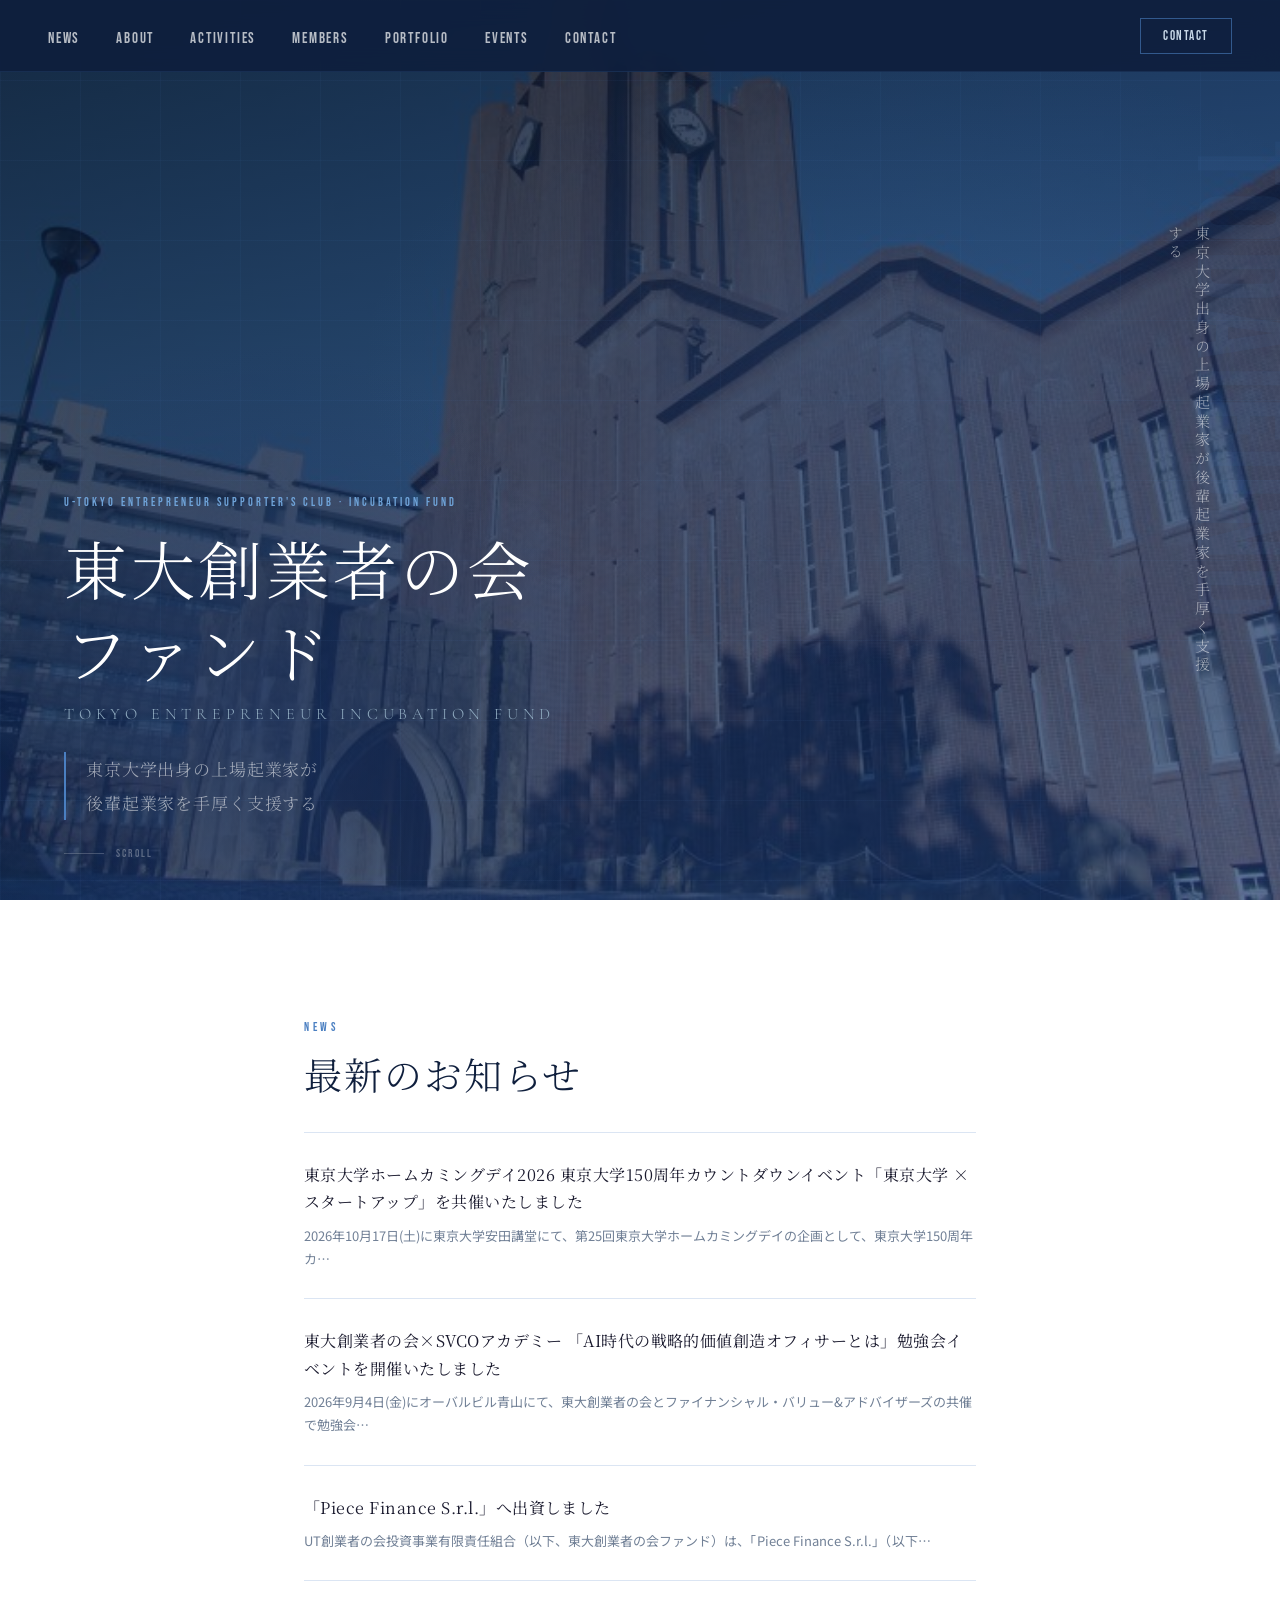
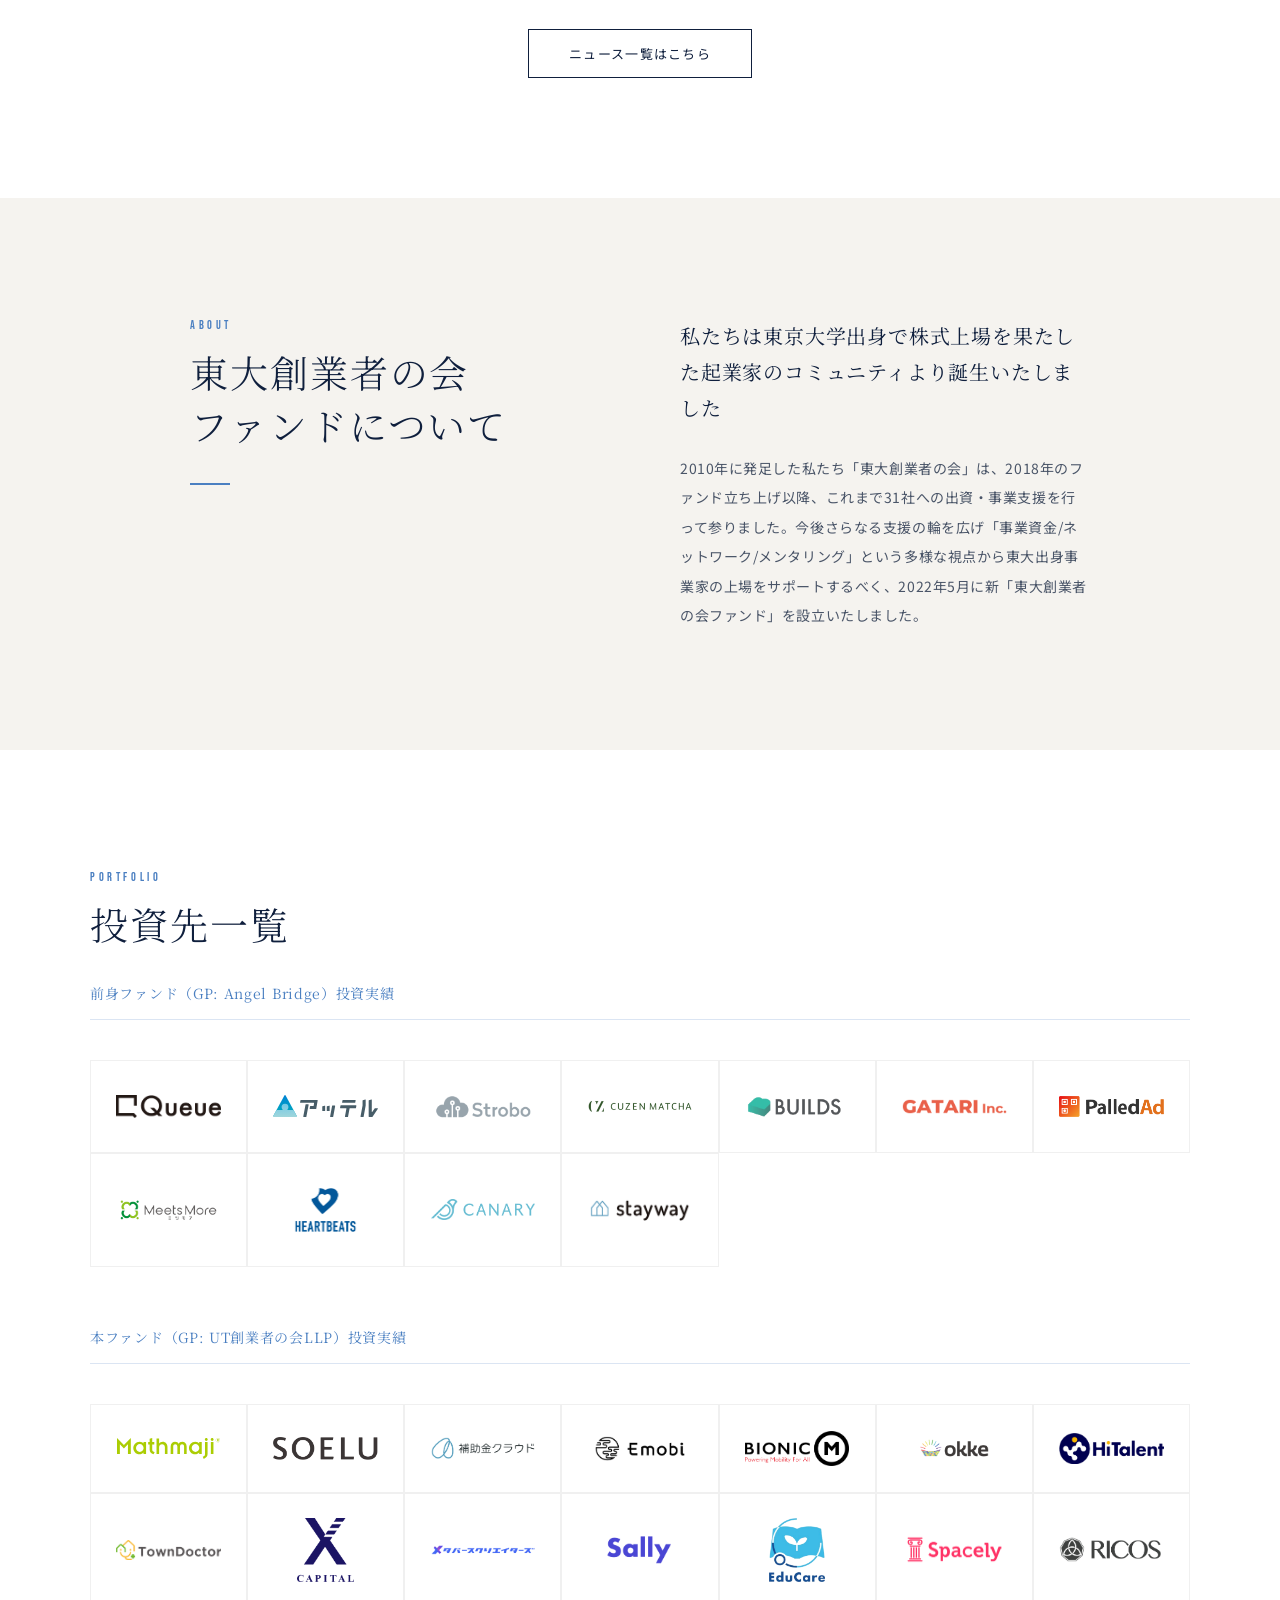
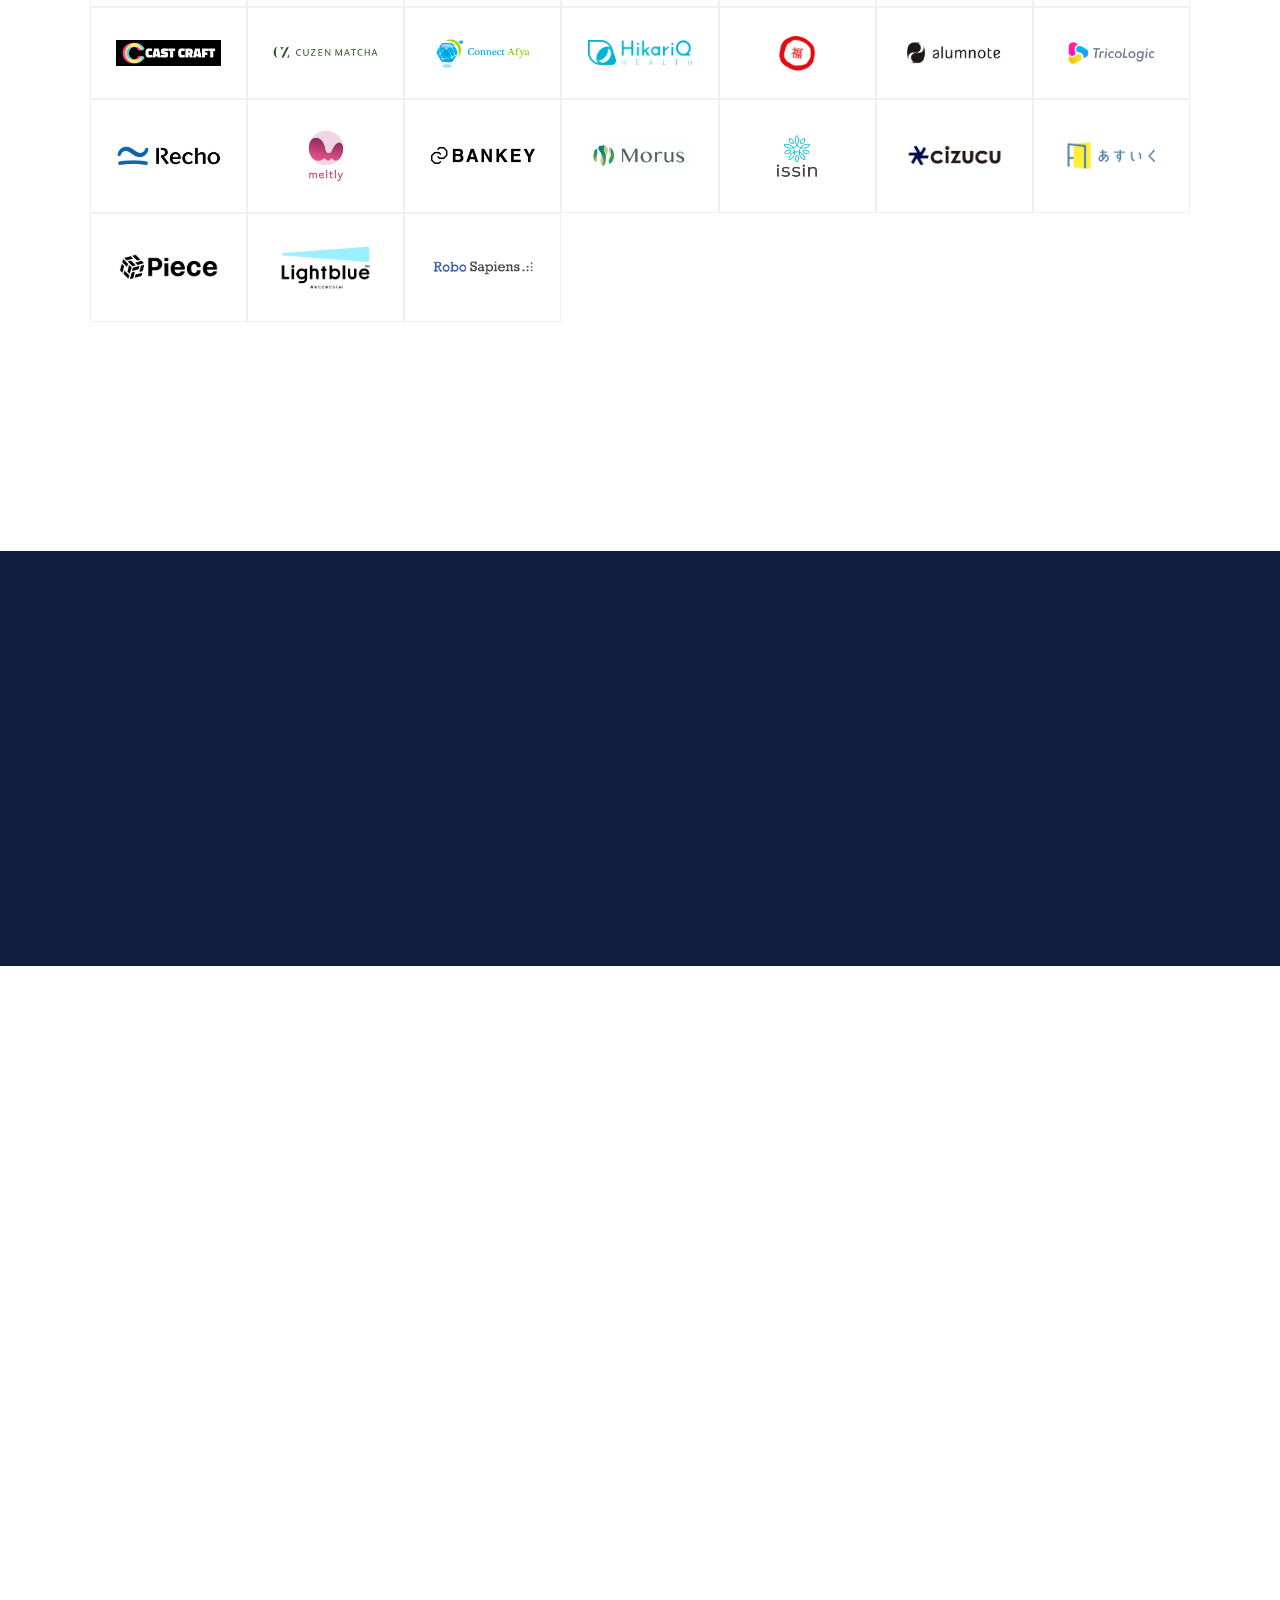
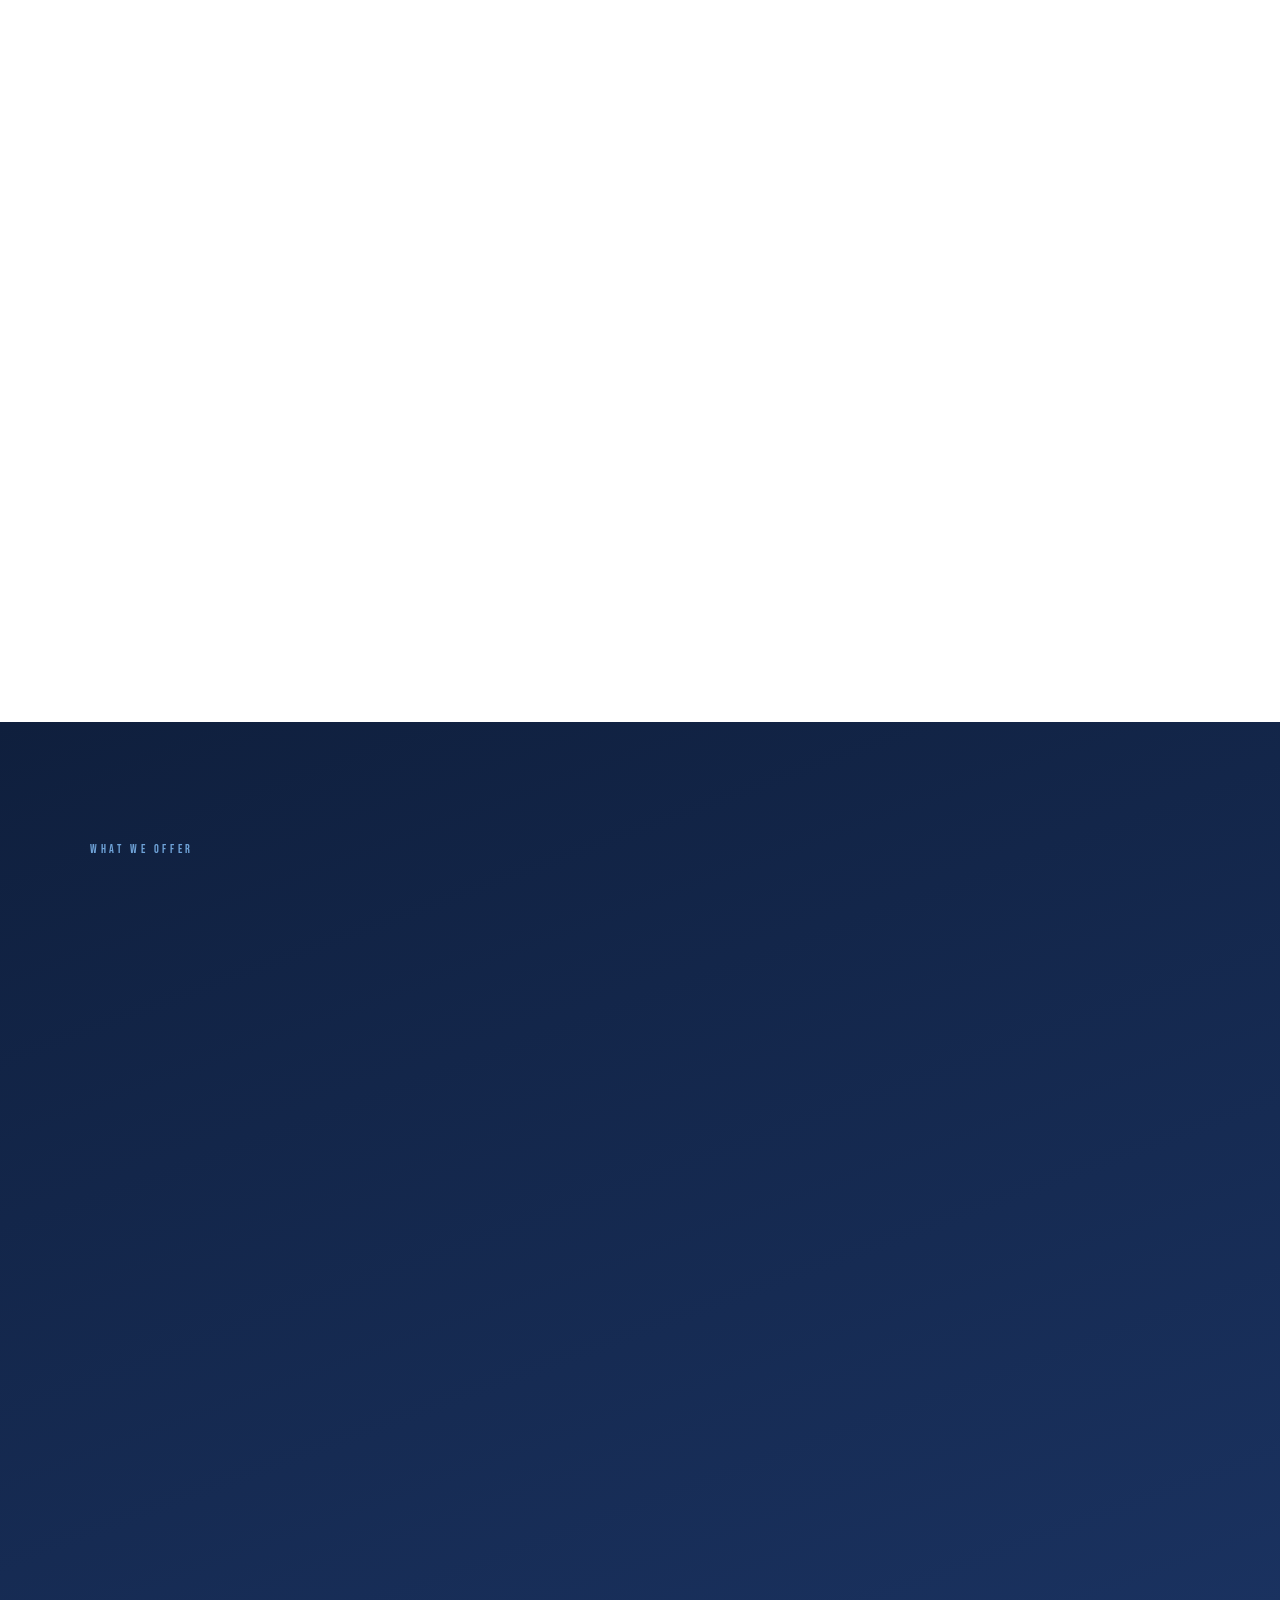
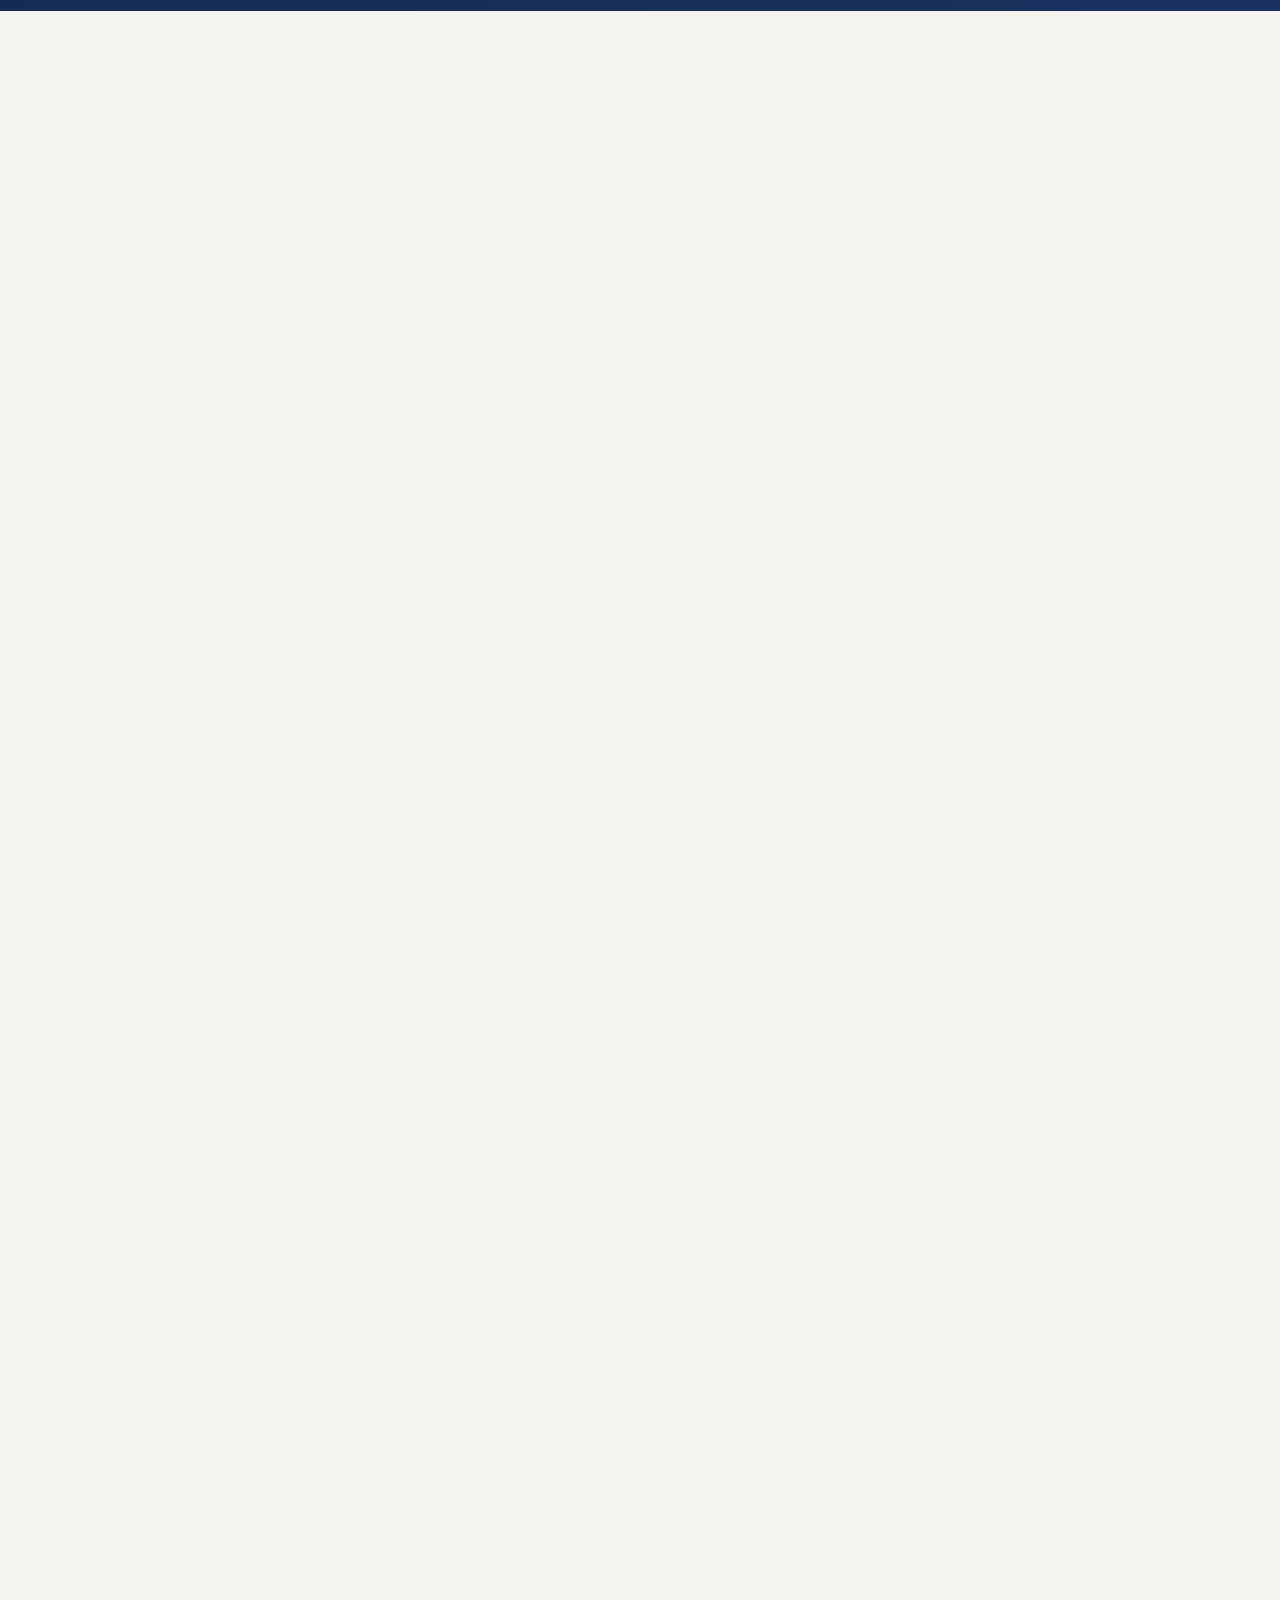
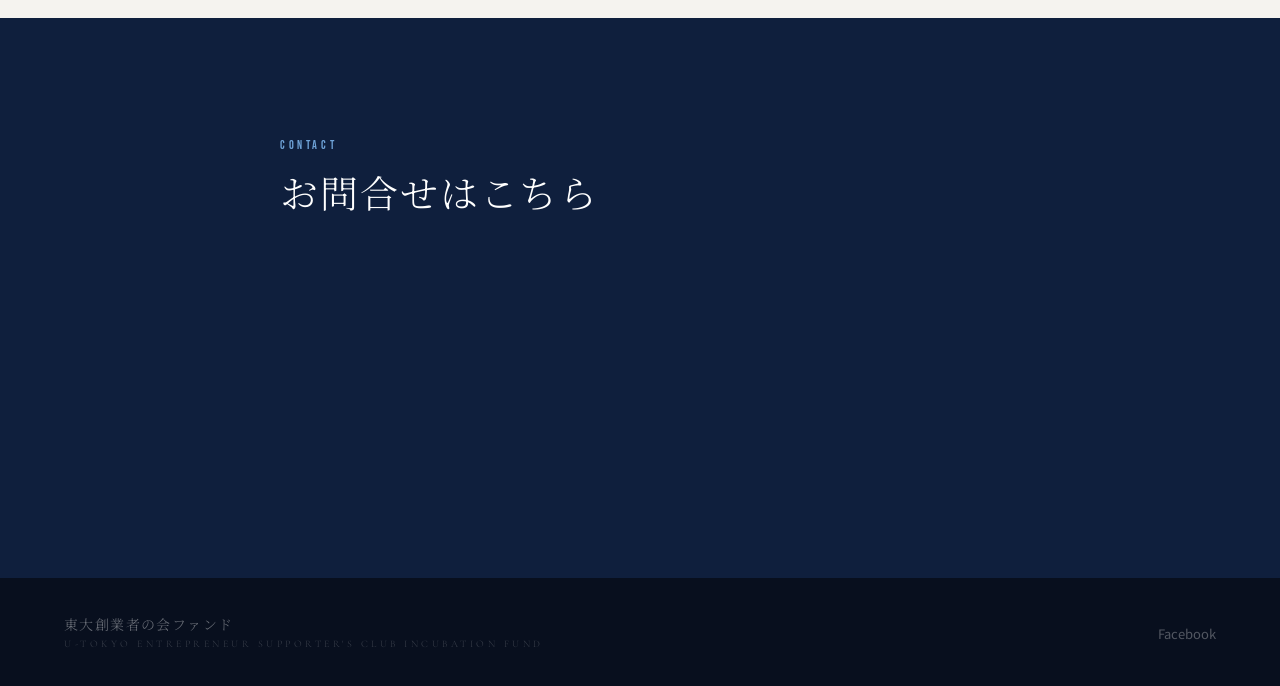
<file: index.html>
<!DOCTYPE html>
<html lang="ja">
<head>
  <meta charset="UTF-8" />
  <meta name="viewport" content="width=device-width, initial-scale=1.0" />
  <title>東大創業者の会ファンド</title>
  <link rel="preconnect" href="https://fonts.googleapis.com" />
  <link rel="preconnect" href="https://fonts.gstatic.com" crossorigin />
  <link href="https://fonts.googleapis.com/css2?family=Cormorant+Garamond:wght@300;400;500;600&family=Noto+Serif+JP:wght@300;400;500&family=Noto+Sans+JP:wght@300;400;500&family=Bebas+Neue&display=swap" rel="stylesheet" />
  <link rel="stylesheet" href="css/style.css" />
  <style>
  </style>
</head>
<body>

<!-- NAV -->
<nav>
  <button class="hamburger" id="hamburger" aria-label="メニューを開く">
    <span></span><span></span><span></span>
  </button>
  <ul class="nav-links" id="nav-links">
    <li><a href="news.html">NEWS</a></li>
    <li><a href="#about">ABOUT</a></li>
    <li><a href="#activities">ACTIVITIES</a></li>
    <li><a href="#members">MEMBERS</a></li>
    <li><a href="portfolio.html">PORTFOLIO</a></li>
    <li><a href="events.html">EVENTS</a></li>
    <li><a href="#contact">CONTACT</a></li>
  </ul>
  <a href="#contact" class="nav-contact">CONTACT</a>
</nav>

<!-- HERO -->
<section class="hero">
  <div class="hero-bg-overlay"></div>
  <div class="hero-grid"></div>
  <div class="hero-deco-text">TODAIFUND</div>

  <div class="hero-content">
    <p class="hero-eyebrow">U-TOKYO ENTREPRENEUR SUPPORTER'S CLUB · INCUBATION FUND</p>
    <h1 class="hero-title-jp">東大創業者の会<br>ファンド</h1>
    <p class="hero-title-en">Tokyo Entrepreneur Incubation Fund</p>
    <p class="hero-tagline">
      東京大学出身の上場起業家が<br>
      後輩起業家を手厚く支援する
    </p>
  </div>

  <div class="hero-subtitle-vertical">
    東京大学出身の上場起業家が後輩起業家を手厚く支援する
  </div>

  <div class="hero-scroll">
    <span class="hero-scroll-line"></span>
    SCROLL
  </div>
</section>

<!-- NEWS -->
<section id="news">
  <div class="news-inner">
    <p class="section-label fade-up">NEWS</p>
    <h2 class="section-title-jp fade-up">最新のお知らせ</h2>

    <ul class="news-list fade-up" id="top-news-list"></ul>

    <script src="js/news-data.js"></script>
    <script>
      const list = document.getElementById('top-news-list');
      newsData.slice(0, 3).forEach(item => {
        list.innerHTML += `
          <li class="news-item" onclick="location.href='${item.url}'" style="cursor:pointer;">
            <p class="news-item-title">${item.title}</p>
            <p class="news-item-excerpt">${item.body ? item.body.replace(/<[^>]*>/g, '').slice(0, 60) + '…' : ''}</p>
          </li>
        `;
      });
    </script>
    <div style="text-align: center; margin-top: 48px;">
      <a href="news.html" class="btn-outline">ニュース一覧はこちら</a>
    </div>
  </div>
</section>

<!-- ABOUT -->
<section id="about">
  <div class="about-inner">
    <div class="fade-up">
      <p class="section-label">ABOUT</p>
      <h2 class="section-title-jp">東大創業者の会<br>ファンドについて</h2>
      <div class="divider"></div>
    </div>
    <div class="fade-up">
      <p class="about-lead">私たちは東京大学出身で株式上場を果たした起業家のコミュニティより誕生いたしました</p>
      <p class="about-body">2010年に発足した私たち「東大創業者の会」は、2018年のファンド立ち上げ以降、これまで31社への出資・事業支援を行って参りました。今後さらなる支援の輪を広げ「事業資金/ネットワーク/メンタリング」という多様な視点から東大出身事業家の上場をサポートするべく、2022年5月に新「東大創業者の会ファンド」を設立いたしました。</p>
    </div>
  </div>
</section>

<!-- PORTFOLIO -->
<section id="portfolio">
  <div class="portfolio-inner">
    <p class="section-label fade-up">PORTFOLIO</p>
    <h2 class="section-title-jp fade-up">投資先一覧</h2>

    <p class="portfolio-sub fade-up">前身ファンド（GP: Angel Bridge）投資実績</p>
    <div class="logo-grid fade-up">
      <div class="logo-item">
        <img src="images/logos/pastfund/queue.png" alt="Queue" />
      </div>
      <div class="logo-item">
        <img src="images/logos/pastfund/altutelu.svg" alt="アッテル" />
      </div>
      <div class="logo-item">
        <img src="images/logos/pastfund/Strobo.png" alt="strobo" />
      </div>
      <div class="logo-item">
        <img src="images/logos/pastfund/world matcha.png" alt="worldmatcha" />
      </div>
      <div class="logo-item">
        <img src="images/logos/pastfund/BUILDS.png" alt="builds" />
      </div>
      <div class="logo-item">
        <img src="images/logos/pastfund/GATARI.png" alt="GATARI" />
      </div>
      <div class="logo-item">
        <img src="images/logos/pastfund/PalledAd.png" alt="PalledAd" />
      </div>
      <div class="logo-item">
        <img src="images/logos/pastfund/meetsmore.png" alt="ミツモア" />
      </div>
      <div class="logo-item">
        <img src="images/logos/pastfund/HEARTBEATS/HB_LOGO_COLOR_A.jpg" alt="HEARTBEATS" />
      </div>
      <div class="logo-item">
        <img src="images/logos/pastfund/canary.png" alt="canary" />
      </div>
      <div class="logo-item">
        <img src="images/logos/pastfund/stayway.png" alt="stayway" />
      </div>
    </div>

    <p class="portfolio-sub fade-up">本ファンド（GP: UT創業者の会LLP）投資実績</p>
    <div class="logo-grid fade-up">
      <div class="logo-item">
        <img src="images/logos/Mathmaji.svg" alt="Mathmaji" />
      </div>
      <div class="logo-item">
        <img src="images/logos/SOELU.png" alt="SOELU" />
      </div>
      <div class="logo-item">
        <img src="images/logos/stayway_edited.png" alt="stayway" />
      </div>
      <div class="logo-item">
        <img src="images/logos/emobi_logo_hz_black (1).jpg" alt="eMoBi" />
      </div>
      <div class="logo-item">
        <img src="images/logos/bionicM.png" alt="BionicM" />
      </div>
      <div class="logo-item">
        <img src="images/logos/okke.png" alt="okke" />
      </div>
      <div class="logo-item">
        <img src="images/logos/hitalent_edited.PNG" alt="ハイタレント" />
      </div>
      <div class="logo-item">
        <img src="images/logos/towndoctor_edited.PNG" alt="タウンドクター" />
      </div>
      <div class="logo-item">
        <img src="images/logos/XCapital.png" alt="XCapital" />
      </div>
      <div class="logo-item">
        <img src="images/logos/metaverse_edited.png" alt="メタバースクリエイターズ" />
      </div>
      <div class="logo-item">
        <img src="images/logos/sally_edited.png" alt="sally" />
      </div>
      <div class="logo-item">
        <img src="images/logos/Educare_edited.PNG" alt="Educare" />
      </div>
      <div class="logo-item">
        <img src="images/logos/spacely/top-logo-pink-l.png" alt="spacely" />
      </div>
      <div class="logo-item">
        <img src="images/logos/RICOS_En.jpg" alt="RICOS" />
      </div>
      <div class="logo-item">
        <img src="images/logos/cascord.png" alt="キャスコード" />
      </div>
      <div class="logo-item">
        <img src="images/logos/pastfund/world matcha.png" alt="worldmatcha" />
      </div>
      <div class="logo-item">
        <img src="images/logos/connect afya_logo_yoko.jpg" alt="connect afya" />
      </div>
      <div class="logo-item">
        <img src="images/logos/HikariQ.png" alt="HikariQ Health" />
      </div>
      <div class="logo-item">
        <img src="images/logos/mampuku.png" alt="まん福ホールディングス" />
      </div>
      <div class="logo-item">
        <img src="images/logos/Alumnote.jpg" alt="Alumnote" />
      </div>
      <div class="logo-item">
        <img src="images/logos/TricoLogicLogo/TricoLogic_logo_black.png" alt="TricoLogic" />
      </div>
      <div class="logo-item">
        <img src="images/logos/recho.png" alt="Recho" />
      </div>
      <div class="logo-item">
        <img src="images/logos/Meltly.png" alt="Meltly" />
      </div>
      <div class="logo-item">
        <img src="images/logos/bankey.png" alt="BANKEY" />
      </div>
      <div class="logo-item">
        <img src="images/logos/Morus_logo.jpg" alt="Morus" />
      </div>
      <div class="logo-item">
        <img src="images/logos/issin_logo.png" alt="issin" />
      </div>
      <div class="logo-item">
        <img src="images/logos/cizucu.png" alt="cizucu" />
      </div>
      <div class="logo-item">
        <img src="images/logos/logo_yoko.png" alt="あすいく" />
      </div>
      <div class="logo-item">
        <img src="images/logos/Piece Finance.png" alt="Piece Finance" />
      </div>
      <div class="logo-item">
        <img src="images/logos/Lightblue.png" alt="Lightblue" />
      </div>
      <div class="logo-item">
        <img src="images/logos/RoboSapiens.png" alt="RoboSapiens" />
      </div>
    </div>

    <div class="portfolio-cta fade-up">
      <a href="portfolio.html" class="btn-outline">実績の詳細はこちらから</a>
    </div>
  </div>
</section>

<!-- STATS -->
<section id="stats">
  <div class="stats-grid fade-up">
    <div class="stat-box">
      <p class="stat-label">FUND SIZE</p>
      <p class="stat-value">10-15<small style="font-size:20px">億円</small></p>
      <p class="stat-desc">ファンドサイズ</p>
    </div>
    <div class="stat-box">
      <p class="stat-label">INVESTMENT</p>
      <p class="stat-value">500万<small style="font-size:20px">〜</small>1億</p>
      <p class="stat-desc">投資金額</p>
    </div>
    <div class="stat-box">
      <p class="stat-label">CONDITION</p>
      <p class="stat-value" style="font-size:22px; padding-top:10px;">東大在籍・出身者</p>
      <p class="stat-desc">東京大学在籍者・出身者が創業し経営するスタートアップ</p>
    </div>
    <div class="stat-box">
      <p class="stat-label">REVIEW PERIOD</p>
      <p class="stat-value">約2<small style="font-size:20px">カ月</small></p>
      <p class="stat-desc">審査期間</p>
    </div>
  </div>
</section>

<!-- ACTIVITIES -->
<section id="activities">
  <div class="activities-inner">
    <p class="section-label fade-up">ACTIVITIES</p>
    <h2 class="section-title-jp fade-up">活動について</h2>
    <p style="font-size:14px; color:var(--text-mid); line-height:2; max-width:640px; margin-bottom:64px; letter-spacing:0.04em;" class="fade-up">
      「ピッチイベント」や「パネルディスカッション」だけでなく、定期的な懇親会など、さまざまな活動を行なっております。
    </p>

    <div class="activity-block fade-up">
      <div class="activity-img">
        <div class="activity-img">
          <img src="images/fund/pitch.jpg" alt="ピッチイベントの様子" style="width:100%; height:100%; object-fit:cover;" />
        </div>
      </div>
      <div class="activity-content">
        <p class="activity-en">PITCH EVENT</p>
        <div class="activity-line"></div>
        <p class="activity-desc">スタートアップによるピッチイベント。エンジェル投資家や他ベンチャーキャピタルや事業会社との連携も含めた起業家支援も。</p>
      </div>
    </div>

    <div class="activity-block reverse fade-up">
      <div class="activity-img">
        <div class="activity-img">
          <img src="images/fund/talksession.jpg" alt="パネルディスカッションの様子" style="width:100%; height:100%; object-fit:cover;" />
        </div>
      </div>
      <div class="activity-content">
        <p class="activity-en">PANEL DISCUSSION</p>
        <div class="activity-line"></div>
        <p class="activity-desc">定期的に開催するイベントにて、東大出身の上場経験者を中心に先輩起業家のハードシングスやノウハウをディスカッション形式で共有。</p>
      </div>
    </div>
  </div>
</section>

<!-- BENEFITS -->
<section id="benefits">
  <div class="benefits-inner">
    <p class="section-label" style="color:var(--accent-light);" class="fade-up">WHAT WE OFFER</p>
    <div class="benefits-cards fade-up">
      <div class="benefit-card">
        <img src="images/fund/illust1.png" alt="起業家ネットワーク" style="width:100%; height:200px; object-fit:cover; margin-bottom:24px;" />
        <h3 class="benefit-title">起業家ネットワークの提供</h3>
        <p class="benefit-desc">東大出身者で創業した上場メンバーとのネットワークを事業に活用</p>
      </div>
      <div class="benefit-card">
        <img src="images/fund/illust2.png" alt="メンバー企業のサービス優待" style="width:100%; height:200px; object-fit:cover; margin-bottom:24px;" />
        <h3 class="benefit-title">メンバー企業のサービス優待</h3>
        <p class="benefit-desc">シェアオフィス拠点・人材採用などメンバー企業のサービス優待</p>
      </div>
      <div class="benefit-card">
        <img src="images/fund/illust3.png" alt="メンターサポート" style="width:100%; height:200px; object-fit:cover; margin-bottom:24px;" />
        <h3 class="benefit-title">メンターサポート</h3>
        <p class="benefit-desc">メンターサポートによる、上場経験を持つ先輩起業家からのアドバイス</p>
      </div>
    </div>
    <p class="benefits-quote fade-up">
      「東大創業者の会応援ファンド」は、「事業資金」だけでなく「ネットワーク」や「自分たちの経験」のような総合的なサポート体制で東大出身の若手起業家を応援いたします。
    </p>
  </div>
</section>

<!-- JOIN US -->
<section id="join">
  <div class="join-inner fade-up">
    <p class="section-label">JOIN US</p>
    <h2 class="section-title-jp">入会を希望される方へ</h2>
    <p style="font-size:14px; color:var(--text-mid); line-height:2; letter-spacing:0.04em;">以下の条件を満たす方は、どなたでも東大創業者の会コミュニティにご入会いただけます。入会を希望される方は、下のフォームよりご登録をお願いします。事務局にて条件を満たしているかを確認の上、入会手続きを行います。</p>
    <ul class="join-conditions">
      <li>東京大学、東京大学大学院出身もしくは在学中の方（中退を含む）</li>
      <li>会社の創業者 かつ オーナー</li>
      <li>上場もしくは同等の目標がある起業家または起業予定者</li>
    </ul>
    <a href="https://forms.gle/rK3LcDftRpSRK7nY7" target="_blank" class="btn-solid">入会はこちらから</a>
  </div>
</section>

<!-- MEMBERS -->
<section id="members">
  <div class="members-inner">
    <p class="section-label fade-up">MEMBERS</p>
    <h2 class="section-title-jp fade-up">創立メンバー紹介</h2>
    <p class="members-lead fade-up">2010年に発足した「東大創業者の会」は、2018年にファンドを立ち上げこれまで10社への出資・事業支援を行って参りました。今後さらに支援の輪を広げ、「事業資金/ネットワーク/メンタリング」という多様な視点から東大出身事業家の上場をサポートするため、2022年5月に新「東大創業者の会ファンド」を東大創業者の会の発起人である下記4人のメンバーによって設立されました。</p>

    <div class="members-grid fade-up">
      <div class="member-card">
        <div class="member-photo">
          <img src="images/fund/ito.jpg" alt="伊藤豊" style="width:100%; height:100%; object-fit:cover;" />
        </div>
        <div class="member-info">
          <h3 class="member-name">伊藤 豊</h3>
          <p class="member-company">スローガン株式会社</p>
          <p class="member-role">創業者</p>
          <p class="member-bio">東京大学文学部行動文化学科卒業後、2000年に日本IBM株式会社に入社。2005年末にスローガン株式会社を設立、代表取締役に就任。2021年東証マザーズ上場。2023年2月末で社長退任し、現はKMFG株式会社代表をはじめいくつかの営利・非営利の組織に関わる。</p>
        </div>
      </div>
      <div class="member-card">
        <div class="member-photo">
          <img src="images/fund/ogura.jpg" alt="小倉弘之" style="width:100%; height:100%; object-fit:cover;" />
        </div>
        <div class="member-info">
          <h3 class="member-name">小倉 弘之</h3>
          <p class="member-company">gooddaysホールディングス株式会社</p>
          <p class="member-role">代表取締役</p>
          <p class="member-bio">東京大学経済学部卒業後、竹中工務店・BCGに勤務。2009年にハプティック株式会社、2013年にグッドルーム株式会社を創業。2016年にグループ3社から成るgooddaysホールディングス株式会社を創業し、代表取締役副社長に就任。2019年東証マザーズ上場。</p>
        </div>
      </div>
      <div class="member-card">
        <div class="member-photo">
          <img src="images/fund/sugawara.png" alt="菅原貴弘" style="width:100%; height:100%; object-fit:cover;" />
        </div>
        <div class="member-info">
          <h3 class="member-name">菅原 貴弘</h3>
          <p class="member-company">株式会社エルテス</p>
          <p class="member-role">代表取締役社長</p>
          <p class="member-bio">東京大学経済学部に在学中の2004年にエルテスを創業。ビッグデータ解析・ソーシャルリスクマネジメントを行う。2016年東証マザーズ上場。</p>
        </div>
      </div>
      <div class="member-card">
        <div class="member-photo">
          <img src="images/fund/mizunaga.jpg" alt="水永政志" style="width:100%; height:100%; object-fit:cover;" />
        </div>
        <div class="member-info">
          <h3 class="member-name">水永 政志</h3>
          <p class="member-company">スター・マイカ・ホールディングス株式会社</p>
          <p class="member-role">代表取締役社長</p>
          <p class="member-bio">東京大学農学部卒業後、三井物産・BCG・ゴールドマンサックスに勤務。2002年にスター・マイカを創業。中古マンション流通を中心に様々な不動産サービスを提供。2006年ジャスダック、2017年東証1部上場。</p>
        </div>
      </div>
    </div>
  </div>

  <div class="members-inner" style="margin-top: 80px;">
    <p class="section-label fade-up">MENTORS</p>
    <h2 class="section-title-jp fade-up">メンター紹介</h2>

    <div class="members-grid fade-up">
      <div class="member-card">
        <div class="member-photo">
          <img src="images/fund/izumo (2).jpg" alt="出雲充" style="width:100%; height:100%; object-fit:cover;" />
        </div>
        <div class="member-info">
          <h3 class="member-name">出雲 充</h3>
          <p class="member-company">株式会社ユーグレナ</p>
          <p class="member-role">代表取締役社長</p>
          <p class="member-bio">東京大学農学部卒業後、東京三菱銀行に入行。2005年にユーグレナを創業し、微細藻類ユーグレナ（ミドリムシ）の食用屋外大量培養を実現。2012年東証マザーズ、2014年東証1部上場。</p>
        </div>
      </div>
      <div class="member-card">
        <div class="member-photo">
          <img src="images/fund/isihizaka.jpg" alt="石坂茂" style="width:100%; height:100%; object-fit:cover;" />
        </div>
        <div class="member-info">
          <h3 class="member-name">石坂 茂</h3>
          <p class="member-company">株式会社IBJ</p>
          <p class="member-role">代表取締役会長</p>
          <p class="member-bio">東京大学経済学部卒業後、日本興業銀行（現みずほ銀行）に入行。2006年にIBJを設立し、婚活・結婚相談所事業を展開。2012年ジャスダック、2015年東証1部上場。</p>
        </div>
      </div>
      <div class="member-card">
        <div class="member-photo">
          <img src="images/fund/iwano.png" alt="岩野達志" style="width:100%; height:100%; object-fit:cover;" />
        </div>
        <div class="member-info">
          <h3 class="member-name">岩野 達志</h3>
          <p class="member-company">ロードスターキャピタル株式会社</p>
          <p class="member-role">代表取締役社長</p>
          <p class="member-bio">東京大学農学部卒業後、日本不動産研究所やゴールドマン・サックスなどを経て、2012年にロードスターキャピタルを創業。不動産投資・クラウドファンディング事業を展開し、2017年東証マザーズ上場。</p>
        </div>
      </div>
      <div class="member-card">
        <div class="member-photo">
          <img src="images/fund/urushibara.jpeg" alt="漆原茂" style="width:100%; height:100%; object-fit:cover;" />
        </div>
        <div class="member-info">
          <h3 class="member-name">漆原 茂</h3>
          <p class="member-company">ULSコンサルティング株式会社</p>
          <p class="member-role">取締役会長</p>
          <p class="member-bio">東京大学工学部計数工学科卒業後、沖電気工業を経て2000年にウルシステムズ（現ULSコンサルティング）を創業。大企業向け戦略的ITコンサルティングを展開し、2006年ジャスダック上場。</p>
        </div>
      </div>
      <div class="member-card">
        <div class="member-photo">
          <img src="images/fund/doi.webp" alt="土井悠之介" style="width:100%; height:100%; object-fit:cover;" />
        </div>
        <div class="member-info">
          <h3 class="member-name">土井 悠之介</h3>
          <p class="member-company">株式会社プロジェクトホールディングス</p>
          <p class="member-role">代表取締役社長</p>
          <p class="member-bio">東京大学および東京大学大学院農学生命科学研究科修了後、スカイライトコンサルティングを経て、2016年にプロジェクトカンパニー（現プロジェクトホールディングス）を創業。DXコンサルティング事業を展開し、2021年東証マザーズ上場。</p>
        </div>
      </div>
      <div class="member-card">
        <div class="member-photo">
          <img src="images/fund/nakajima.jpg" alt="中島瑞木" style="width:100%; height:100%; object-fit:cover;" />
        </div>
        <div class="member-info">
          <h3 class="member-name">中島 瑞木</h3>
          <p class="member-company">株式会社coly</p>
          <p class="member-role">代表取締役副社長</p>
          <p class="member-bio">東京大学文学部卒業後、2014年にcolyを創業。女性向けモバイルオンラインゲームの企画・開発を手掛け、「魔法使いの約束」などのヒット作を展開。2021年東証マザーズ上場。</p>
        </div>
      </div>
      <div class="member-card">
        <div class="member-photo">
          <img src="images/fund/yoshimura.jpg" alt="吉村英毅" style="width:100%; height:100%; object-fit:cover;" />
        </div>
        <div class="member-info">
          <h3 class="member-name">吉村 英毅</h3>
          <p class="member-company">株式会社ミダスキャピタル</p>
          <p class="member-role">代表パートナー</p>
          <p class="member-bio">東京大学経済学部卒業。在学中の2003年にValcomを創業後、2007年にエアトリを共同創業。2016年東証マザーズ、2017年東証1部上場。その後2017年にミダスキャピタルを創業。</p>
        </div>
      </div>
      <div class="member-card">
        <div class="member-photo">
          <img src="images/fund/nakamura.png" alt="中村岳" style="width:100%; height:100%; object-fit:cover;" />
        </div>
        <div class="member-info">
          <h3 class="member-name">中村 岳</h3>
          <p class="member-company">株式会社レアジョブ</p>
          <p class="member-role">代表取締役社長</p>
          <p class="member-bio">東京大学工学部および東京大学大学院情報理工学系研究科修了後、NTTドコモを経て、2007年にレアジョブを共同創業。オンライン英会話サービスを展開し、2014年東証マザーズ、2020年東証1部上場。</p>
        </div>
      </div>
      <div class="member-card">
        <div class="member-photo">
          <img src="images/fund/ochiai.jpg" alt="落合文四郎" style="width:100%; height:100%; object-fit:cover;" />
        </div>
        <div class="member-info">
          <h3 class="member-name">落合 文四郎</h3>
          <p class="member-company">アルー株式会社</p>
          <p class="member-role">代表取締役社長</p>
          <p class="member-bio">東京大学大学院理学系研究科修了後、ボストンコンサルティンググループに入社。2003年にエデュ・ファクトリー（後のアルー）を創業し、人材育成・社員研修事業を展開。2018年東証マザーズ上場。</p>
        </div>
      </div>
      <div class="member-card">
        <div class="member-photo">
          <img src="images/fund/kuraoka.jpg" alt="倉岡寛" style="width:100%; height:100%; object-fit:cover;" />
        </div>
        <div class="member-info">
          <h3 class="member-name">倉岡 寛</h3>
          <p class="member-company">株式会社JMDC</p>
          <p class="member-role">執行役員</p>
          <p class="member-bio">東京大学大学院工学系研究科修了後、Googleやグリーを経て、2013年にクービックを創業。2020年にSTORESへ統合後、2023年よりJMDC執行役員兼CPOに就任。 </p>
        </div>
      </div>
    </div>
</section>

<!-- CONTACT -->
<!-- CONTACT -->
<section id="contact">
  <div class="contact-inner">
    <p class="section-label" style="color:var(--accent-light);">CONTACT</p>
    <h2 class="section-title-jp">お問合せはこちら</h2>
    <div class="contact-notes fade-up">
      <p>※入会希望の方は、このページの上部に入会申請フォームがございますので、そちらからご記入をお願いします。</p>
      <p>※出資条件を満たさない方からの出資のご相談が増えています。創業者もしくは、経営陣に東大出身(中退・院卒含む)の方がいらっしゃることが当会の出資条件となっておりますので、今一度ご確認くださいませ。</p>
      <p>※コピー&ペーストの文章でのお問い合わせにはご連絡しかねますので、ご了承ください。</p>
    </div>
    <div class="fade-up" style="text-align:center; margin-top:48px;">
      <a href="https://forms.gle/LUvr1HUwRr7sGLZu6" target="_blank" class="btn-solid">お問合せフォームへ</a>
    </div>
  </div>
</section>

<!-- FOOTER -->
<footer>
  <div class="footer-logo">
    東大創業者の会ファンド
    <span>U-TOKYO ENTREPRENEUR SUPPORTER'S CLUB INCUBATION FUND</span>
  </div>
  <div class="footer-sns">
    <a href="#">Facebook</a>
  </div>
</footer>

<script>
  // Scroll fade-up animation
  const observer = new IntersectionObserver((entries) => {
    entries.forEach(el => {
      if (el.isIntersecting) {
        el.target.classList.add('visible');
      }
    });
  }, { threshold: 0.1 });

  document.querySelectorAll('.fade-up').forEach(el => observer.observe(el));

  // Hamburger menu
  const hamburger = document.getElementById('hamburger');
  const navLinks = document.getElementById('nav-links');
  if (hamburger && navLinks) {
    hamburger.addEventListener('click', () => {
      hamburger.classList.toggle('open');
      navLinks.classList.toggle('open');
    });
    navLinks.querySelectorAll('a').forEach(a => {
      a.addEventListener('click', () => {
        hamburger.classList.remove('open');
        navLinks.classList.remove('open');
      });
    });
  }
</script>
</body>
</html>
</file>
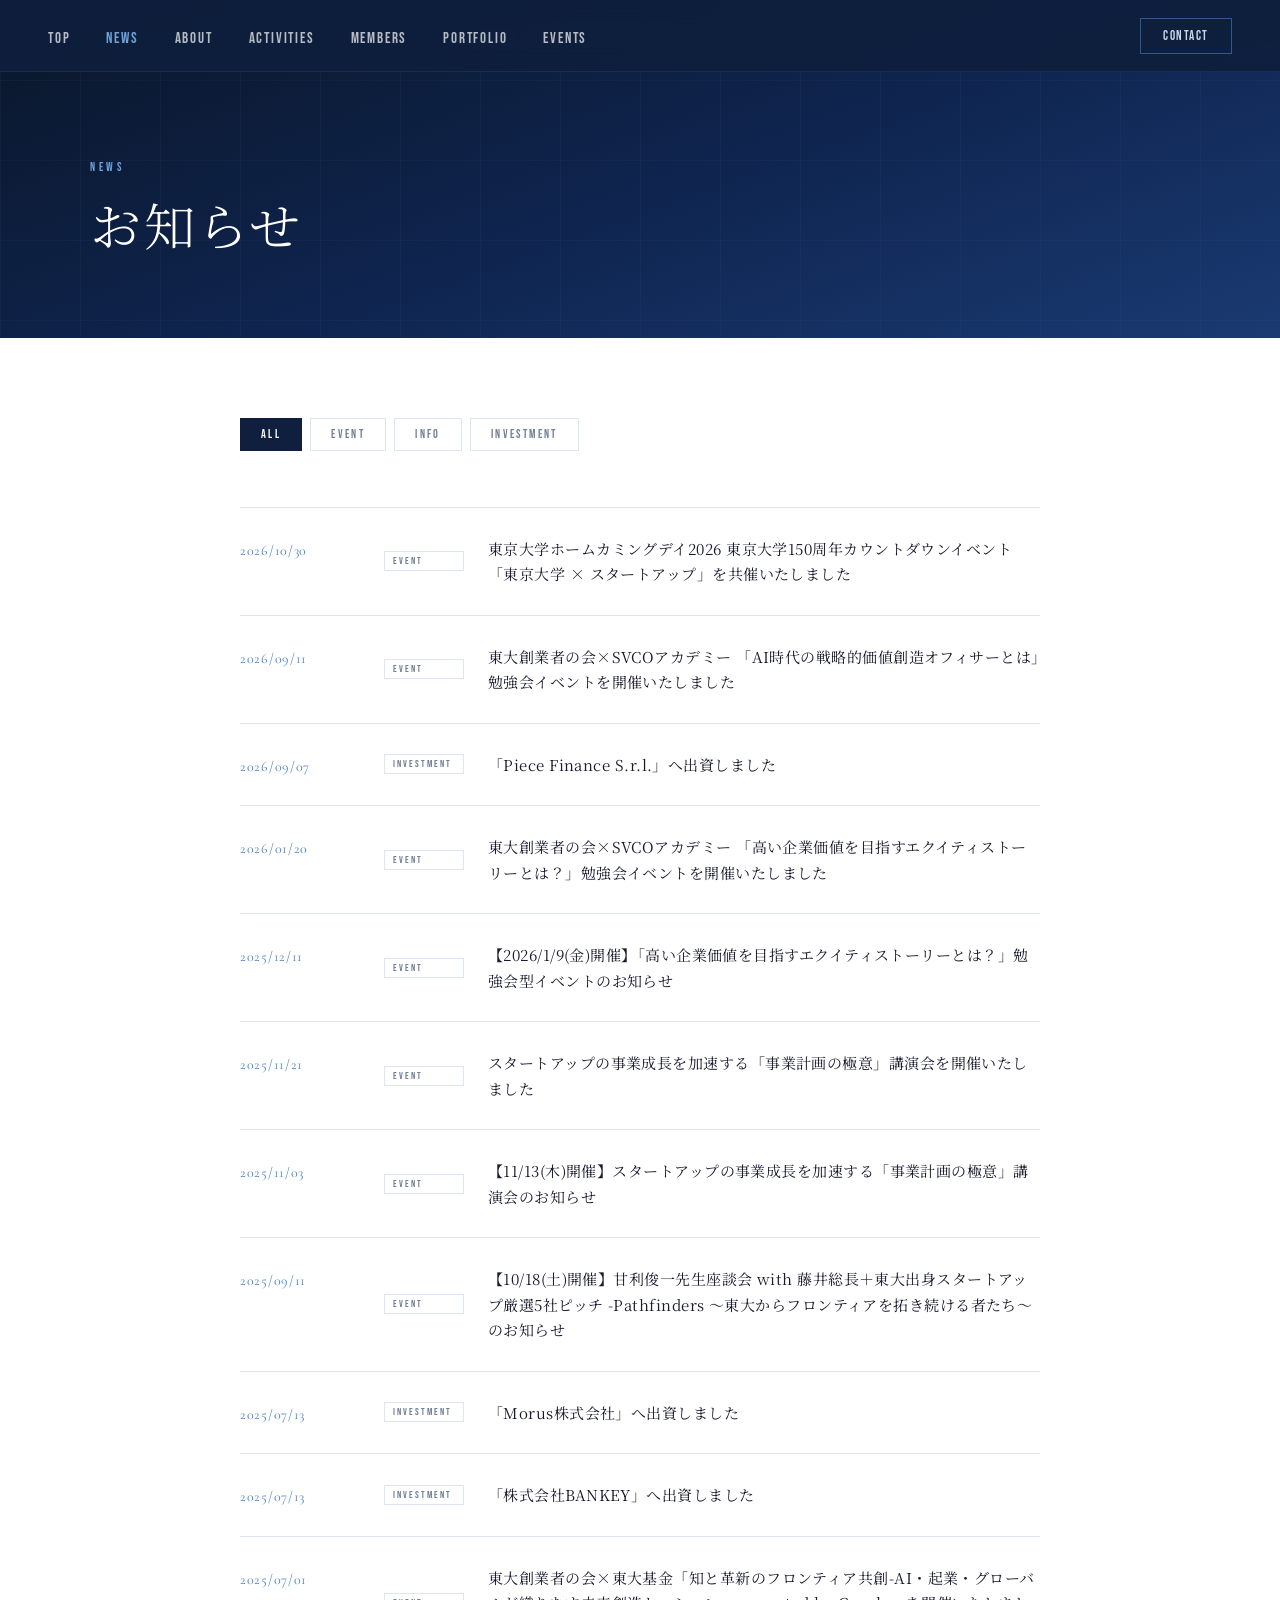
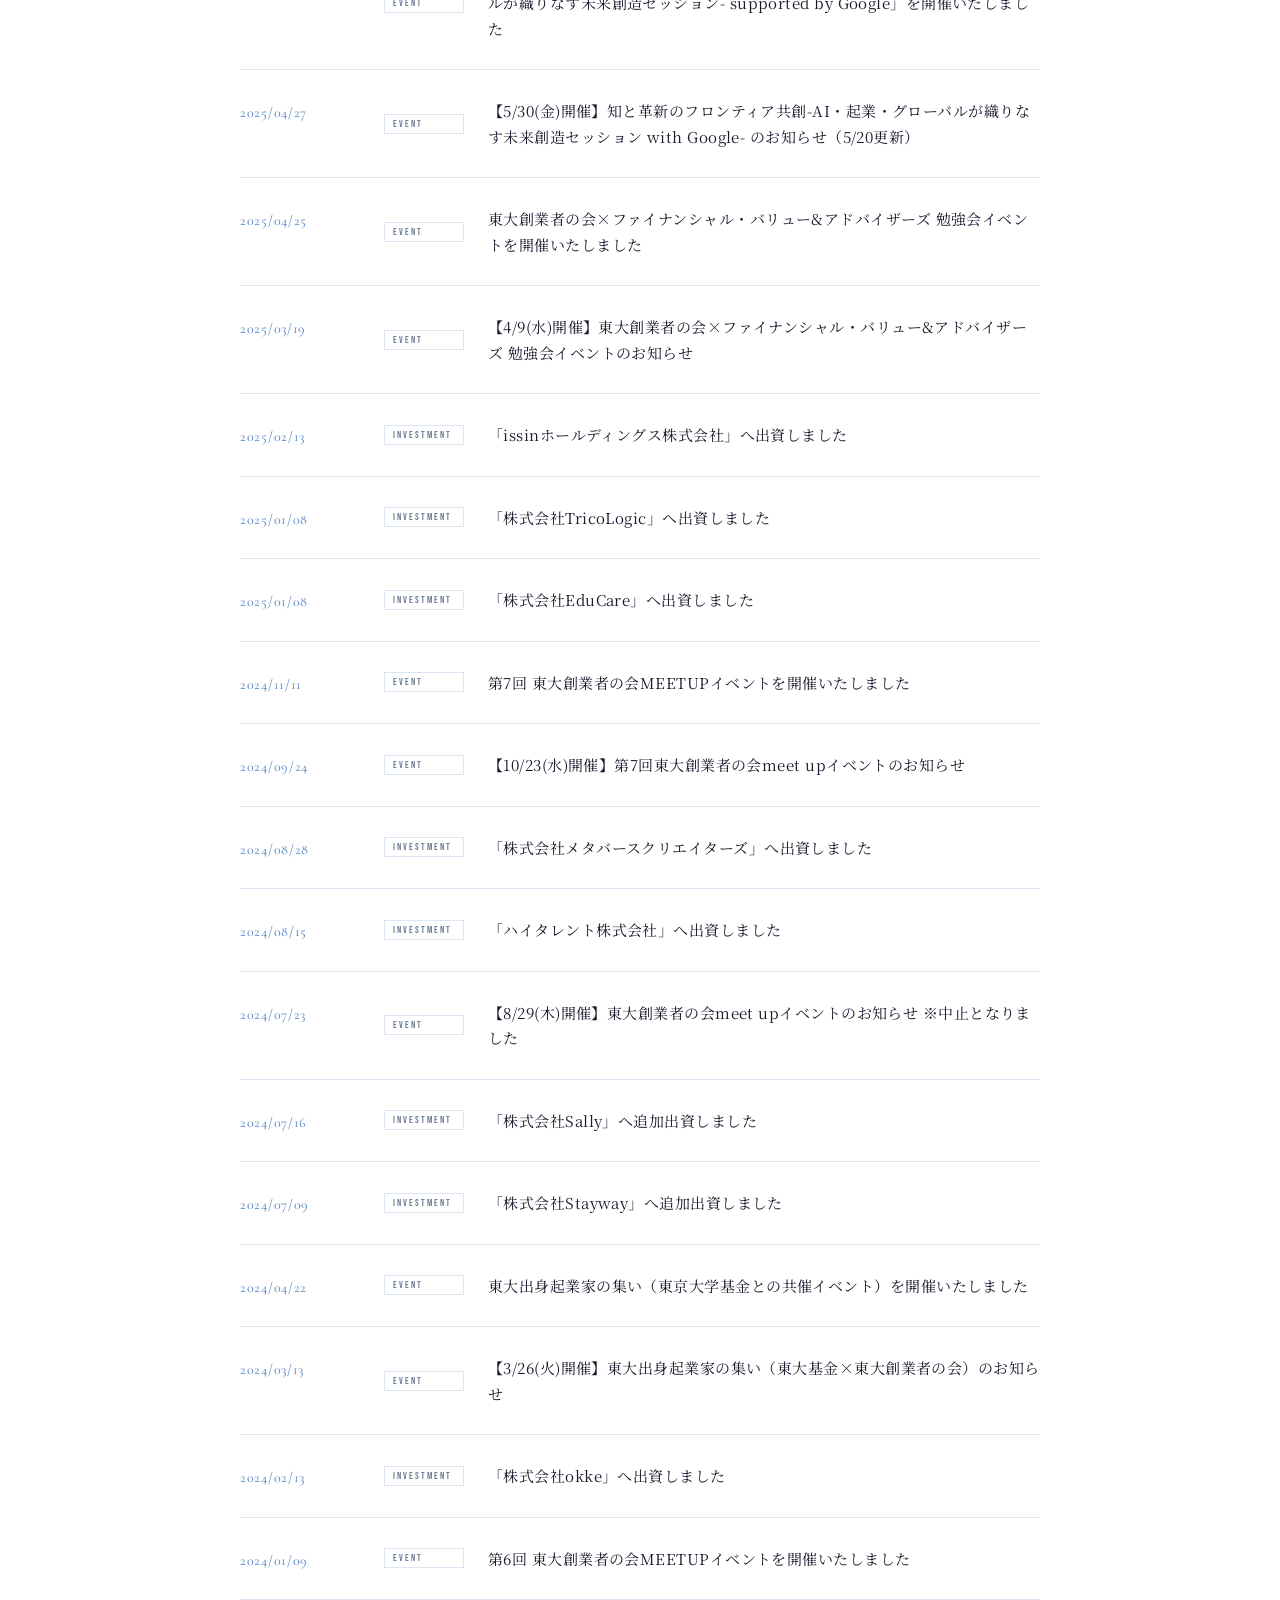
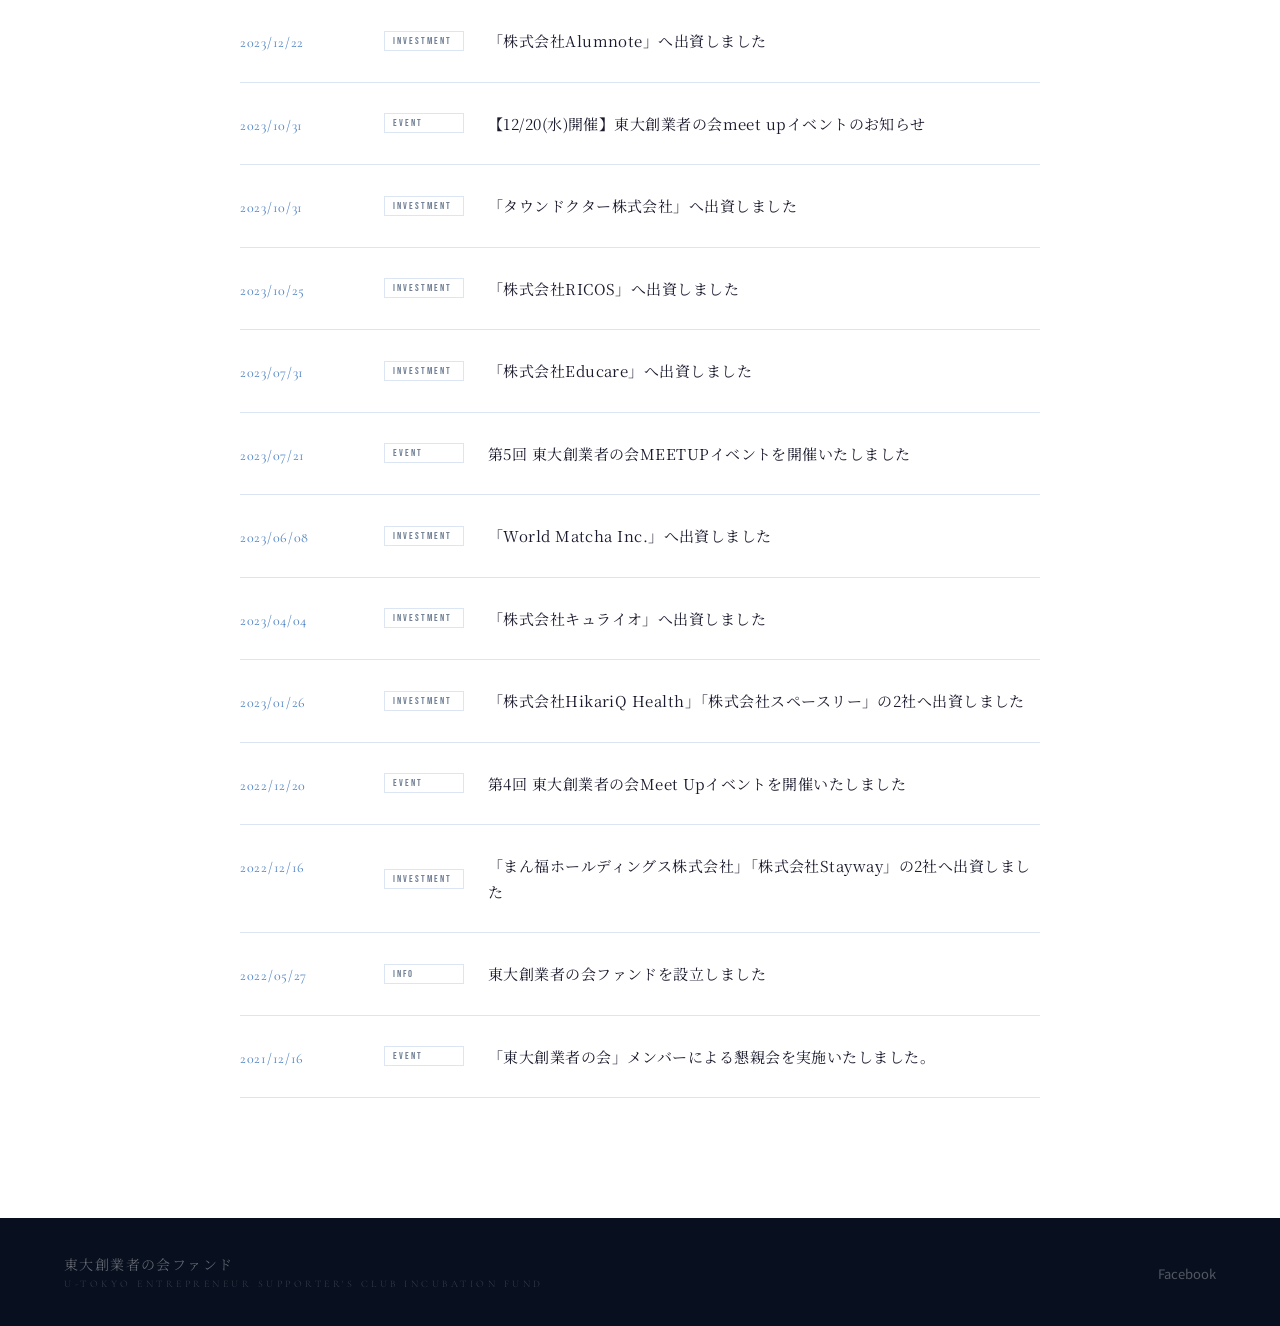
<file: news-detail.html>
<!DOCTYPE html>
<html lang="ja">
<head>
  <meta charset="UTF-8" />
  <meta name="viewport" content="width=device-width, initial-scale=1.0" />
  <title>News — 東大創業者の会ファンド</title>
  <link rel="preconnect" href="https://fonts.googleapis.com" />
  <link rel="preconnect" href="https://fonts.gstatic.com" crossorigin />
  <link href="https://fonts.googleapis.com/css2?family=Cormorant+Garamond:wght@300;400;500;600&family=Noto+Serif+JP:wght@300;400;500&family=Noto+Sans+JP:wght@300;400;500&family=Bebas+Neue&display=swap" rel="stylesheet" />
  <link rel="stylesheet" href="css/style.css" />
  <style>

    .article-page {
      background: var(--white);
      padding: 80px 64px 120px;
    }

    .article-inner {
      max-width: 760px;
      margin: 0 auto;
    }

    .article-meta {
      display: flex;
      align-items: center;
      gap: 16px;
      margin-bottom: 24px;
    }

    .article-date {
      font-family: 'Cormorant Garamond', serif;
      font-size: 15px;
      color: var(--accent);
      letter-spacing: 0.05em;
    }

    .article-category {
      font-family: 'Bebas Neue', sans-serif;
      font-size: 10px;
      letter-spacing: 0.2em;
      color: var(--text-light);
      padding: 3px 10px;
      border: 1px solid var(--border);
    }

    .article-title {
      font-family: 'Noto Serif JP', serif;
      font-size: 24px;
      font-weight: 400;
      color: var(--text-dark);
      line-height: 1.7;
      letter-spacing: 0.03em;
      margin-bottom: 48px;
      padding-bottom: 32px;
      border-bottom: 1px solid var(--border);
    }

    .article-body {
      font-family: 'Noto Sans JP', sans-serif;
      font-size: 15px;
      font-weight: 300;
      color: var(--text-dark);
      line-height: 2;
      letter-spacing: 0.03em;
    }

    .article-body p {
      margin-bottom: 1.6em;
    }

    .article-body h2 {
      font-family: 'Noto Serif JP', serif;
      font-size: 17px;
      font-weight: 500;
      margin: 2em 0 0.8em;
      padding-bottom: 8px;
      border-bottom: 1px solid var(--border);
    }

    .article-body a {
      color: var(--accent);
      word-break: break-all;
    }

    .article-body a:hover {
      opacity: 0.7;
    }

    .article-body hr {
      border: none;
      border-top: 1px solid var(--border);
      margin: 2em 0;
    }

    .article-body table {
      width: 100%;
      max-width: 660px;
      border-collapse: collapse;
      margin: 1.6em 0;
      font-size: 14px;
    }

    .article-body table td {
      padding: 10px 14px;
      border: 1px solid var(--border);
      vertical-align: top;
      line-height: 1.8;
    }

    .article-body table td:first-child {
      white-space: nowrap;
      color: var(--text-light);
      font-weight: 400;
      width: 130px;
    }

    .article-back {
      display: inline-flex;
      align-items: center;
      gap: 8px;
      margin-top: 64px;
      font-family: 'Bebas Neue', sans-serif;
      font-size: 13px;
      letter-spacing: 0.2em;
      color: var(--text-light);
      text-decoration: none;
      border-bottom: 1px solid var(--border);
      padding-bottom: 4px;
      transition: color 0.2s, border-color 0.2s;
    }

    .article-back:hover {
      color: var(--accent);
      border-color: var(--accent);
    }

    .article-not-found {
      text-align: center;
      padding: 80px 0;
      color: var(--text-light);
      font-family: 'Noto Sans JP', sans-serif;
      font-size: 15px;
    }

    @media (max-width: 900px) {
      .article-page { padding: 60px 24px 80px; }
      .article-title { font-size: 20px; }
    }
  </style>
</head>
<body>

<!-- NAV -->
<nav>
  <button class="hamburger" id="hamburger" aria-label="メニューを開く">
    <span></span><span></span><span></span>
  </button>
  <ul class="nav-links" id="nav-links">
    <li><a href="index.html">TOP</a></li>
    <li><a href="news.html" style="color:var(--accent-light);">NEWS</a></li>
    <li><a href="index.html#about">ABOUT</a></li>
    <li><a href="index.html#activities">ACTIVITIES</a></li>
    <li><a href="index.html#members">MEMBERS</a></li>
    <li><a href="portfolio.html">PORTFOLIO</a></li>
    <li><a href="events.html">EVENTS</a></li>
  </ul>
  <a href="index.html#contact" class="nav-contact">CONTACT</a>
</nav>

<!-- PAGE HERO -->
<section class="page-hero">
  <div class="page-hero-grid"></div>
  <div class="page-hero-content">
    <p class="page-hero-label">NEWS</p>
    <h1 class="page-hero-title">お知らせ</h1>
  </div>
</section>

<!-- ARTICLE -->
<section class="article-page">
  <div class="article-inner" id="article-content">
    <!-- JSで描画 -->
  </div>
</section>

<!-- FOOTER -->
<footer>
  <div class="footer-logo">
    東大創業者の会ファンド
    <span>U-TOKYO ENTREPRENEUR SUPPORTER'S CLUB INCUBATION FUND</span>
  </div>
  <div class="footer-sns">
    <a href="#">Facebook</a>
  </div>
</footer>

<script src="js/news-data.js"></script>
<script>
  const params = new URLSearchParams(window.location.search);
  const slug = params.get('slug');

  const container = document.getElementById('article-content');

  if (!slug) {
    window.location.href = 'news.html';
  } else {
    const article = newsData.find(item => item.slug === slug);

    if (!article) {
      container.innerHTML = `
        <div class="article-not-found">
          <p>記事が見つかりませんでした。</p>
          <a href="news.html" class="article-back">← BACK TO NEWS</a>
        </div>
      `;
    } else {
      document.title = article.title + ' — 東大創業者の会ファンド';

      const categoryLabel = {
        event: 'EVENT',
        investment: 'INVESTMENT',
        info: 'INFO'
      }[article.category] || article.category.toUpperCase();

      container.innerHTML = `
        <div class="article-meta fade-up">
          <span class="article-date">${article.date}</span>
          <span class="article-category">${categoryLabel}</span>
        </div>
        <h1 class="article-title fade-up">${article.title}</h1>
        <div class="article-body fade-up">
          ${article.body || '<p>本文はまだ準備中です。</p>'}
        </div>
        <a href="news.html" class="article-back fade-up">← BACK TO NEWS</a>
      `;

      const observer = new IntersectionObserver((entries) => {
        entries.forEach(el => {
          if (el.isIntersecting) el.target.classList.add('visible');
        });
      }, { threshold: 0.1 });
      document.querySelectorAll('.fade-up').forEach(el => observer.observe(el));
    }
  }

  // Hamburger menu
  const hamburger = document.getElementById('hamburger');
  const navLinksEl = document.getElementById('nav-links');
  if (hamburger && navLinksEl) {
    hamburger.addEventListener('click', () => {
      hamburger.classList.toggle('open');
      navLinksEl.classList.toggle('open');
    });
    navLinksEl.querySelectorAll('a').forEach(a => {
      a.addEventListener('click', () => {
        hamburger.classList.remove('open');
        navLinksEl.classList.remove('open');
      });
    });
  }
</script>
</body>
</html>
</file>
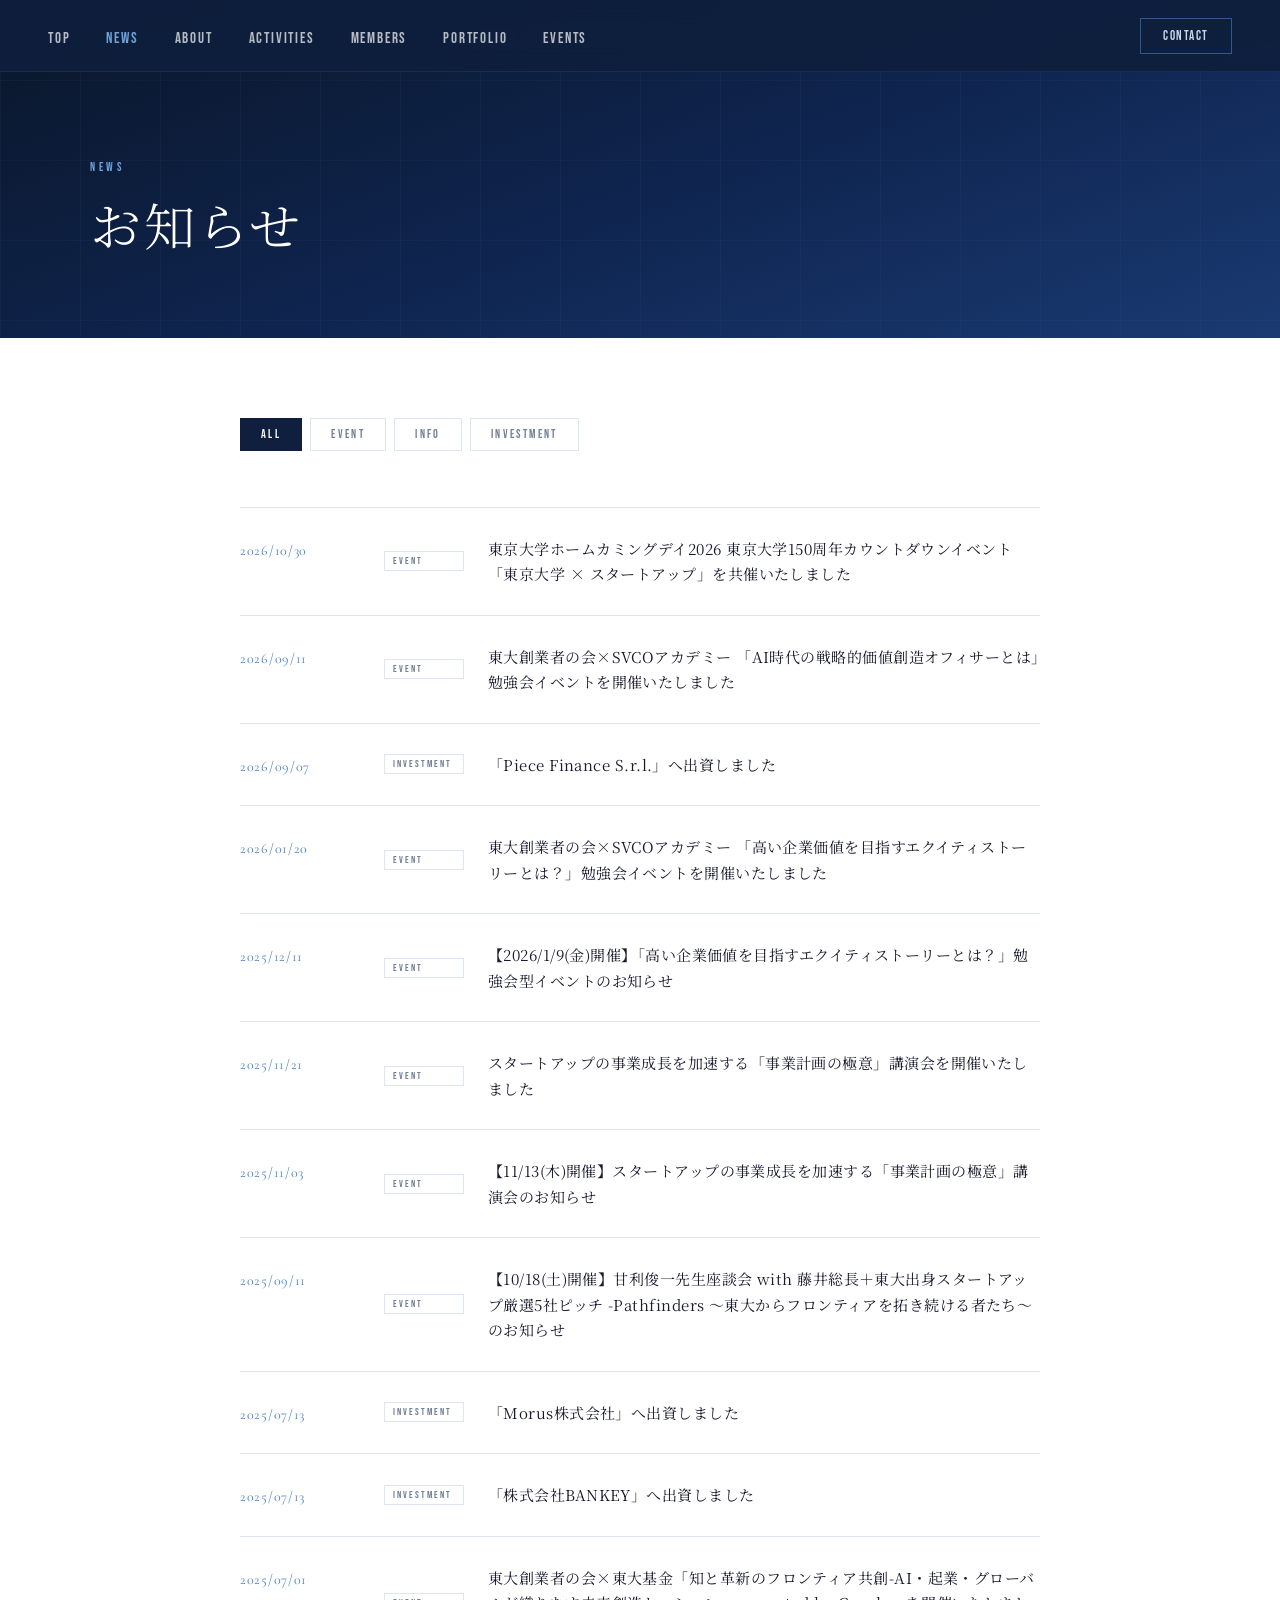
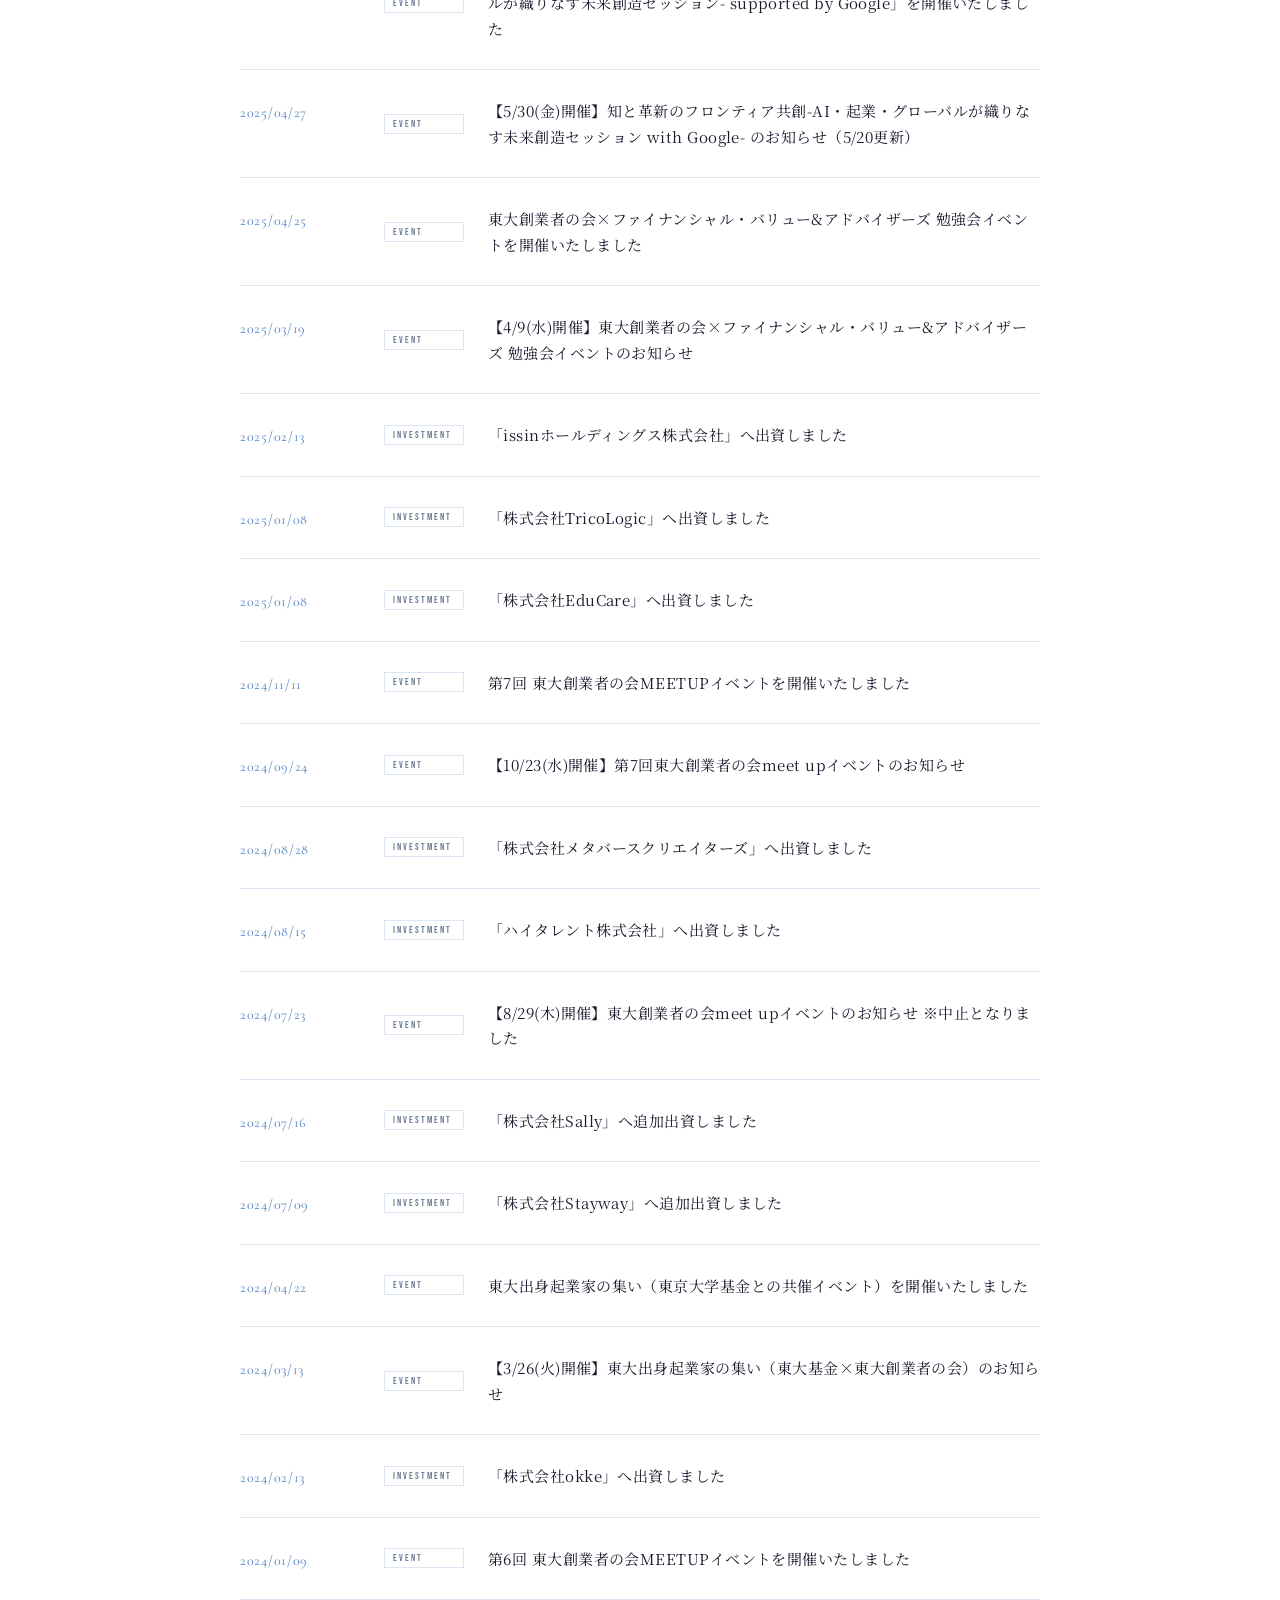
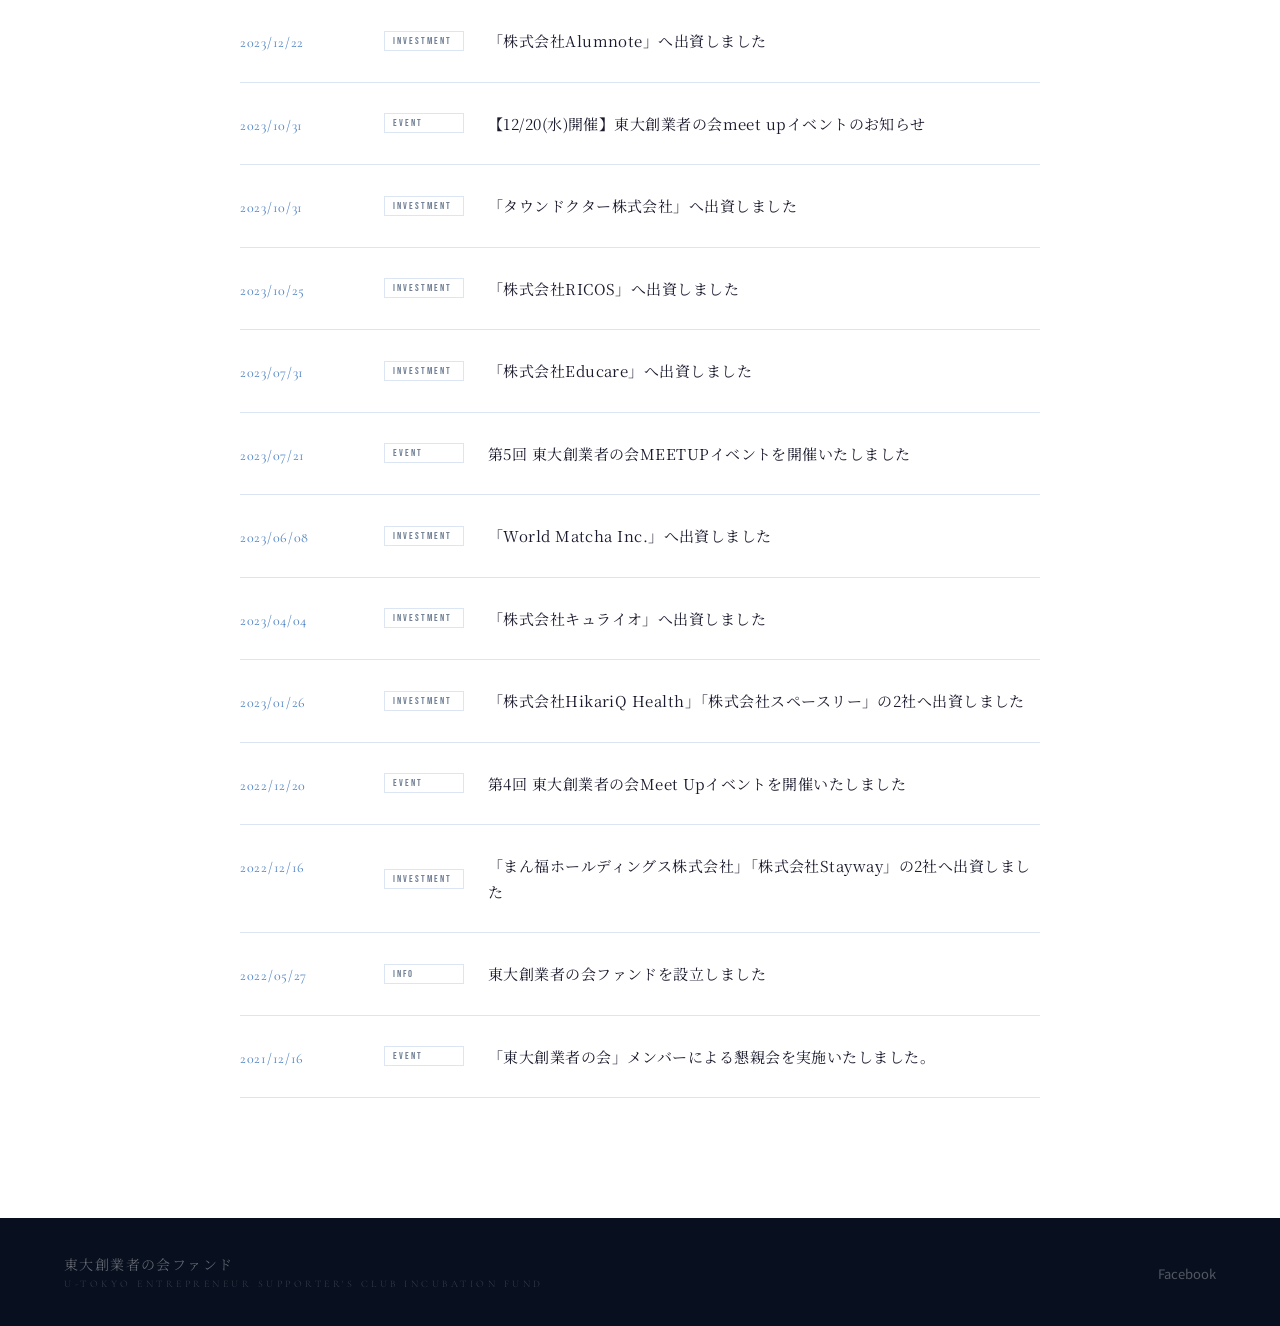
<file: news.html>
<!DOCTYPE html>
<html lang="ja">
<head>
  <meta charset="UTF-8" />
  <meta name="viewport" content="width=device-width, initial-scale=1.0" />
  <title>News — 東大創業者の会ファンド</title>
  <link rel="preconnect" href="https://fonts.googleapis.com" />
  <link rel="preconnect" href="https://fonts.gstatic.com" crossorigin />
  <link href="https://fonts.googleapis.com/css2?family=Cormorant+Garamond:wght@300;400;500;600&family=Noto+Serif+JP:wght@300;400;500&family=Noto+Sans+JP:wght@300;400;500&family=Bebas+Neue&display=swap" rel="stylesheet" />
  <link rel="stylesheet" href="css/style.css" />
  <style>

    .news-page {
      background: var(--white);
      padding: 80px 64px 120px;
    }

    .news-page-inner {
      max-width: 800px;
      margin: 0 auto;
    }

    .news-filter {
      display: flex;
      gap: 8px;
      margin-bottom: 56px;
      flex-wrap: wrap;
    }

    .news-filter-btn {
      font-family: 'Bebas Neue', sans-serif;
      font-size: 12px;
      letter-spacing: 0.2em;
      padding: 8px 20px;
      border: 1px solid var(--border);
      background: none;
      color: var(--text-light);
      cursor: pointer;
      transition: background 0.2s, color 0.2s, border-color 0.2s;
    }

    .news-filter-btn:hover,
    .news-filter-btn.active {
      background: var(--navy);
      color: var(--white);
      border-color: var(--navy);
    }

    .news-page-list {
      list-style: none;
    }

    .news-page-item {
      display: grid;
      grid-template-columns: 120px 80px 1fr;
      gap: 0 24px;
      align-items: baseline;
      padding: 28px 0;
      border-top: 1px solid var(--border);
      text-decoration: none;
      transition: opacity 0.2s;
    }

    .news-page-item:last-child {
      border-bottom: 1px solid var(--border);
    }

    .news-page-item:hover {
      opacity: 0.65;
      cursor: pointer;
    }

    .news-page-date {
      font-family: 'Cormorant Garamond', serif;
      font-size: 14px;
      color: var(--accent);
      letter-spacing: 0.05em;
      white-space: nowrap;
    }

    .news-page-category {
      font-family: 'Bebas Neue', sans-serif;
      font-size: 10px;
      letter-spacing: 0.2em;
      color: var(--text-light);
      padding: 3px 8px;
      border: 1px solid var(--border);
      white-space: nowrap;
      align-self: center;
    }

    .news-page-title {
      font-family: 'Noto Serif JP', serif;
      font-size: 15px;
      font-weight: 400;
      color: var(--text-dark);
      line-height: 1.7;
      letter-spacing: 0.03em;
      text-decoration: none;
    }

    .news-page-title:hover {
      color: var(--accent);
    }

    @media (max-width: 900px) {
      .news-page { padding: 60px 32px 80px; }
      .news-page-item {
        grid-template-columns: 1fr;
        gap: 8px;
      }
    }
  </style>
</head>
<body>

<!-- NAV -->
<nav>
  <button class="hamburger" id="hamburger" aria-label="メニューを開く">
    <span></span><span></span><span></span>
  </button>
  <ul class="nav-links" id="nav-links">
    <li><a href="index.html">TOP</a></li>
    <li><a href="index.html#news" style="color:var(--accent-light);">NEWS</a></li>
    <li><a href="index.html#about">ABOUT</a></li>
    <li><a href="index.html#activities">ACTIVITIES</a></li>
    <li><a href="index.html#members">MEMBERS</a></li>
    <li><a href="portfolio.html">PORTFOLIO</a></li>
    <li><a href="events.html">EVENTS</a></li>
  </ul>
  <a href="index.html#contact" class="nav-contact">CONTACT</a>
</nav>

<!-- PAGE HERO -->
<section class="page-hero">
  <div class="page-hero-grid"></div>
  <div class="page-hero-content">
    <p class="page-hero-label">NEWS</p>
    <h1 class="page-hero-title">お知らせ</h1>
  </div>
</section>

<!-- NEWS LIST -->
<section class="news-page">
  <div class="news-page-inner">

    <div class="news-filter fade-up">
      <button class="news-filter-btn active" onclick="filterNews('all', this)">ALL</button>
      <button class="news-filter-btn" onclick="filterNews('event', this)">EVENT</button>
      <button class="news-filter-btn" onclick="filterNews('info', this)">INFO</button>
      <button class="news-filter-btn" onclick="filterNews('investment', this)">INVESTMENT</button>
    </div>

    <ul class="news-page-list" id="news-list"></ul>
  </div>
</section>

<!-- FOOTER -->
<footer>
  <div class="footer-logo">
    東大創業者の会ファンド
    <span>U-TOKYO ENTREPRENEUR SUPPORTER'S CLUB INCUBATION FUND</span>
  </div>
  <div class="footer-sns">
    <a href="#">Facebook</a>
  </div>
</footer>

<script src="js/news-data.js"></script>
<script>
  const observer = new IntersectionObserver((entries) => {
    entries.forEach(el => {
      if (el.isIntersecting) el.target.classList.add('visible');
    });
  }, { threshold: 0.1 });
  document.querySelectorAll('.fade-up').forEach(el => observer.observe(el));

  function renderNews(filter = 'all') {
    const list = document.getElementById('news-list');
    const filtered = filter === 'all'
      ? newsData
      : newsData.filter(item => item.category === filter);

    list.innerHTML = filtered.map(item => `
      <li class="news-page-item" data-category="${item.category}">
        <span class="news-page-date">${item.date}</span>
        <span class="news-page-category">${item.category.toUpperCase()}</span>
        <a href="${item.url}" class="news-page-title">${item.title}</a>
      </li>
    `).join('');
  }

  function filterNews(category, btn) {
    document.querySelectorAll('.news-filter-btn').forEach(b => b.classList.remove('active'));
    btn.classList.add('active');
    renderNews(category);
  }

  renderNews();

  // Hamburger menu
  const hamburger = document.getElementById('hamburger');
  const navLinks = document.getElementById('nav-links');
  if (hamburger && navLinks) {
    hamburger.addEventListener('click', () => {
      hamburger.classList.toggle('open');
      navLinks.classList.toggle('open');
    });
    navLinks.querySelectorAll('a').forEach(a => {
      a.addEventListener('click', () => {
        hamburger.classList.remove('open');
        navLinks.classList.remove('open');
      });
    });
  }
</script>
</body>
</html>
</file>
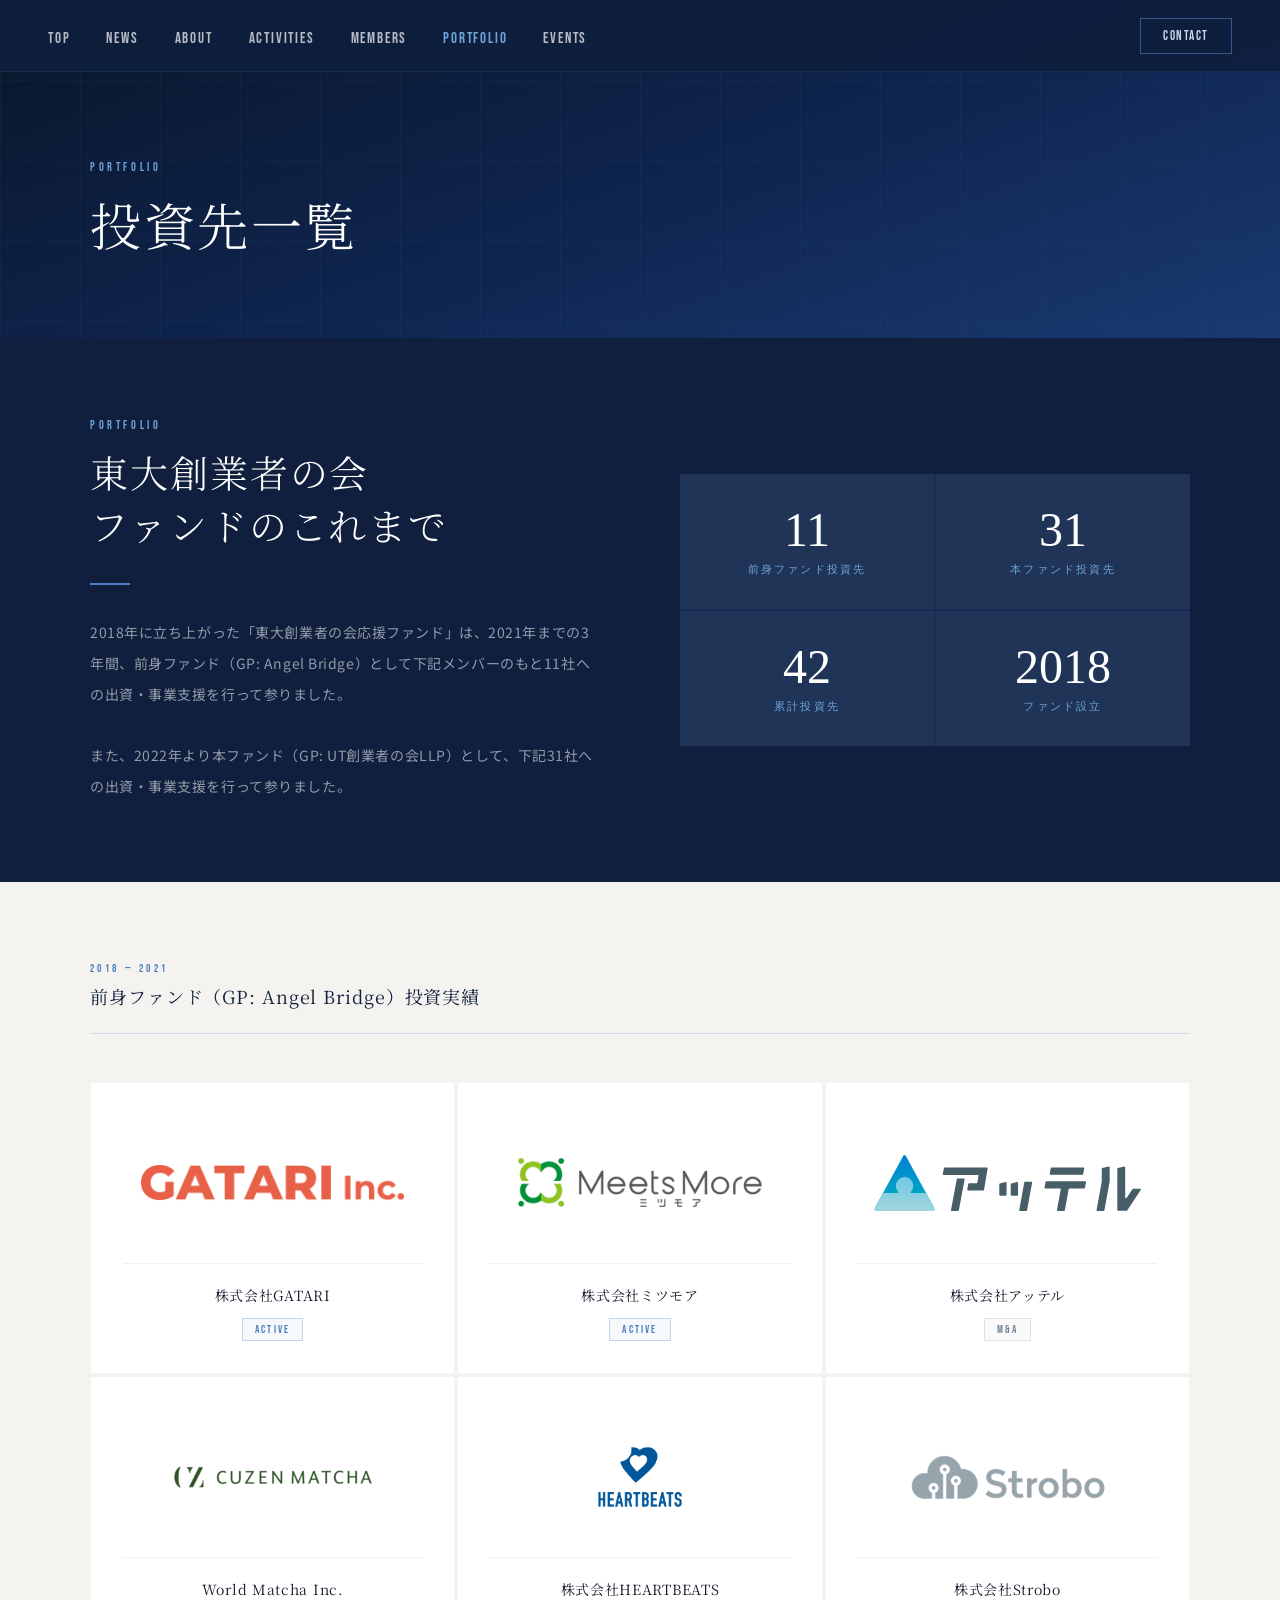
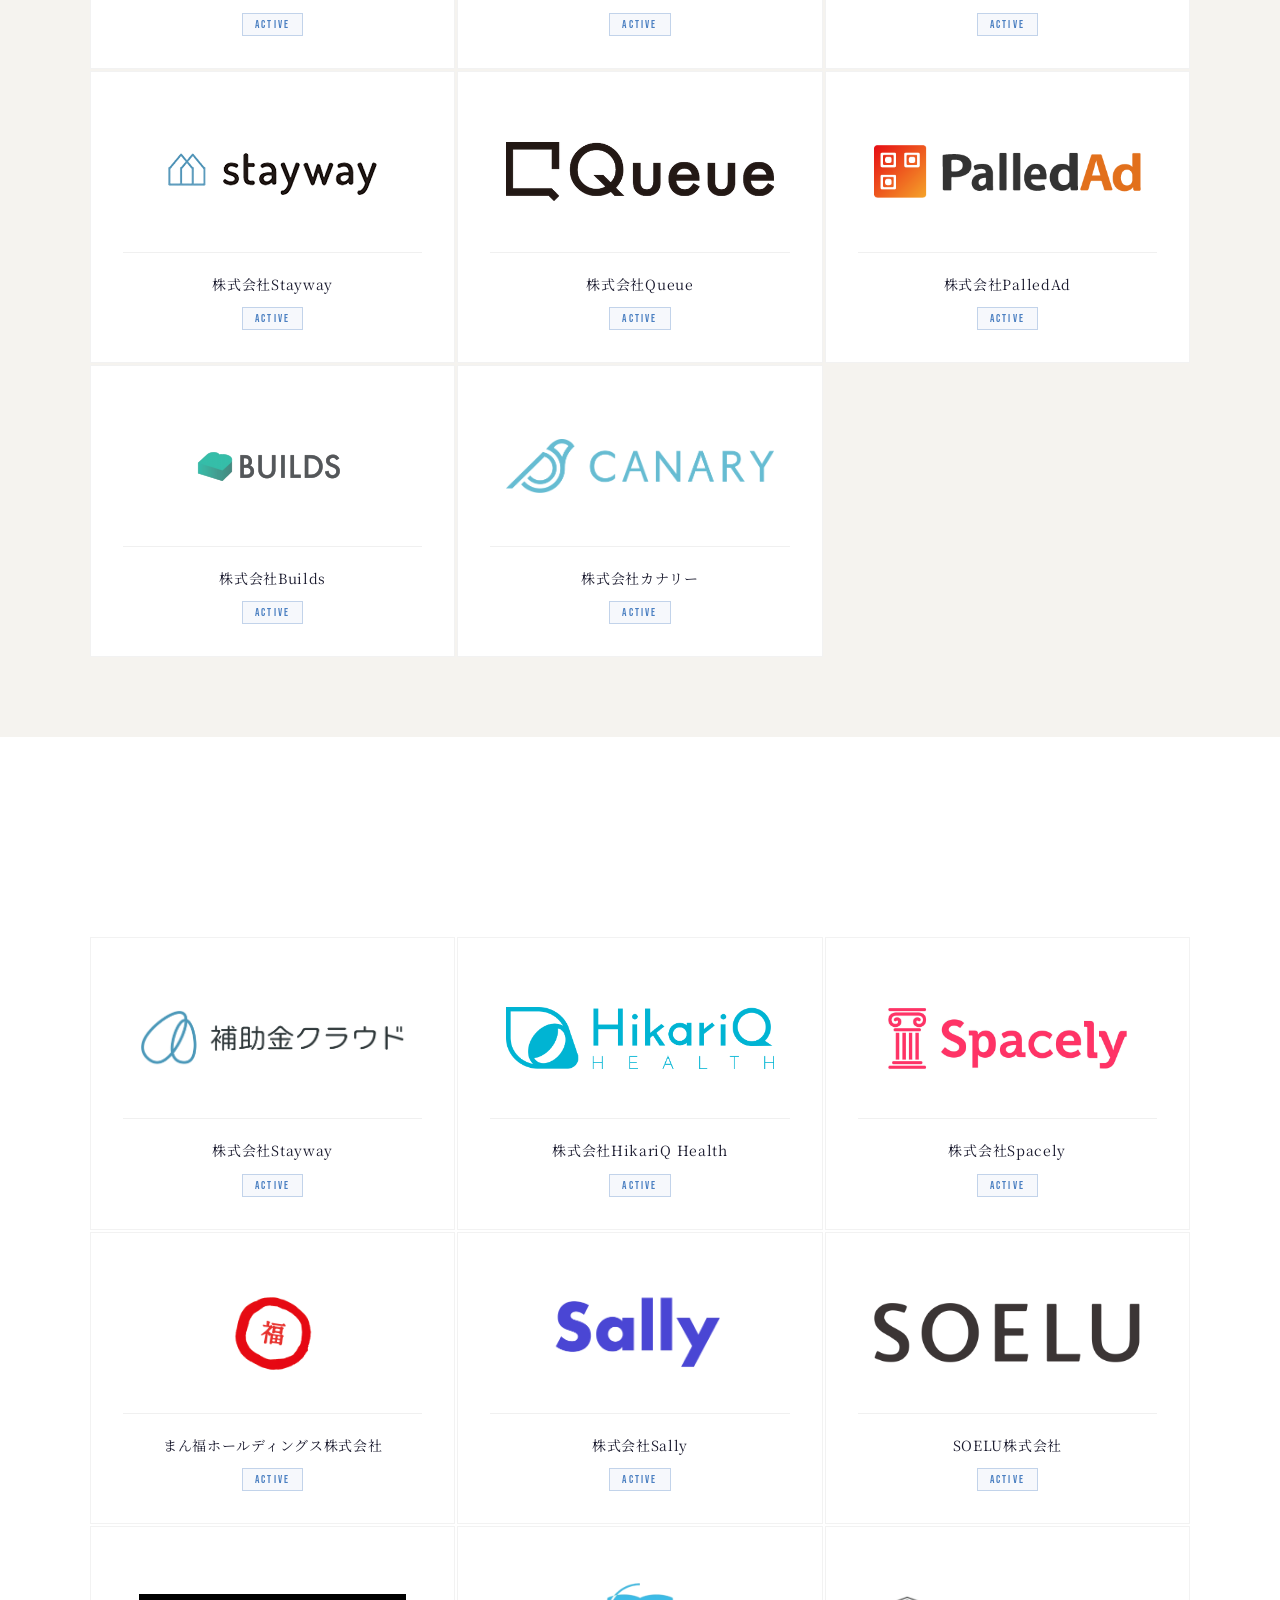
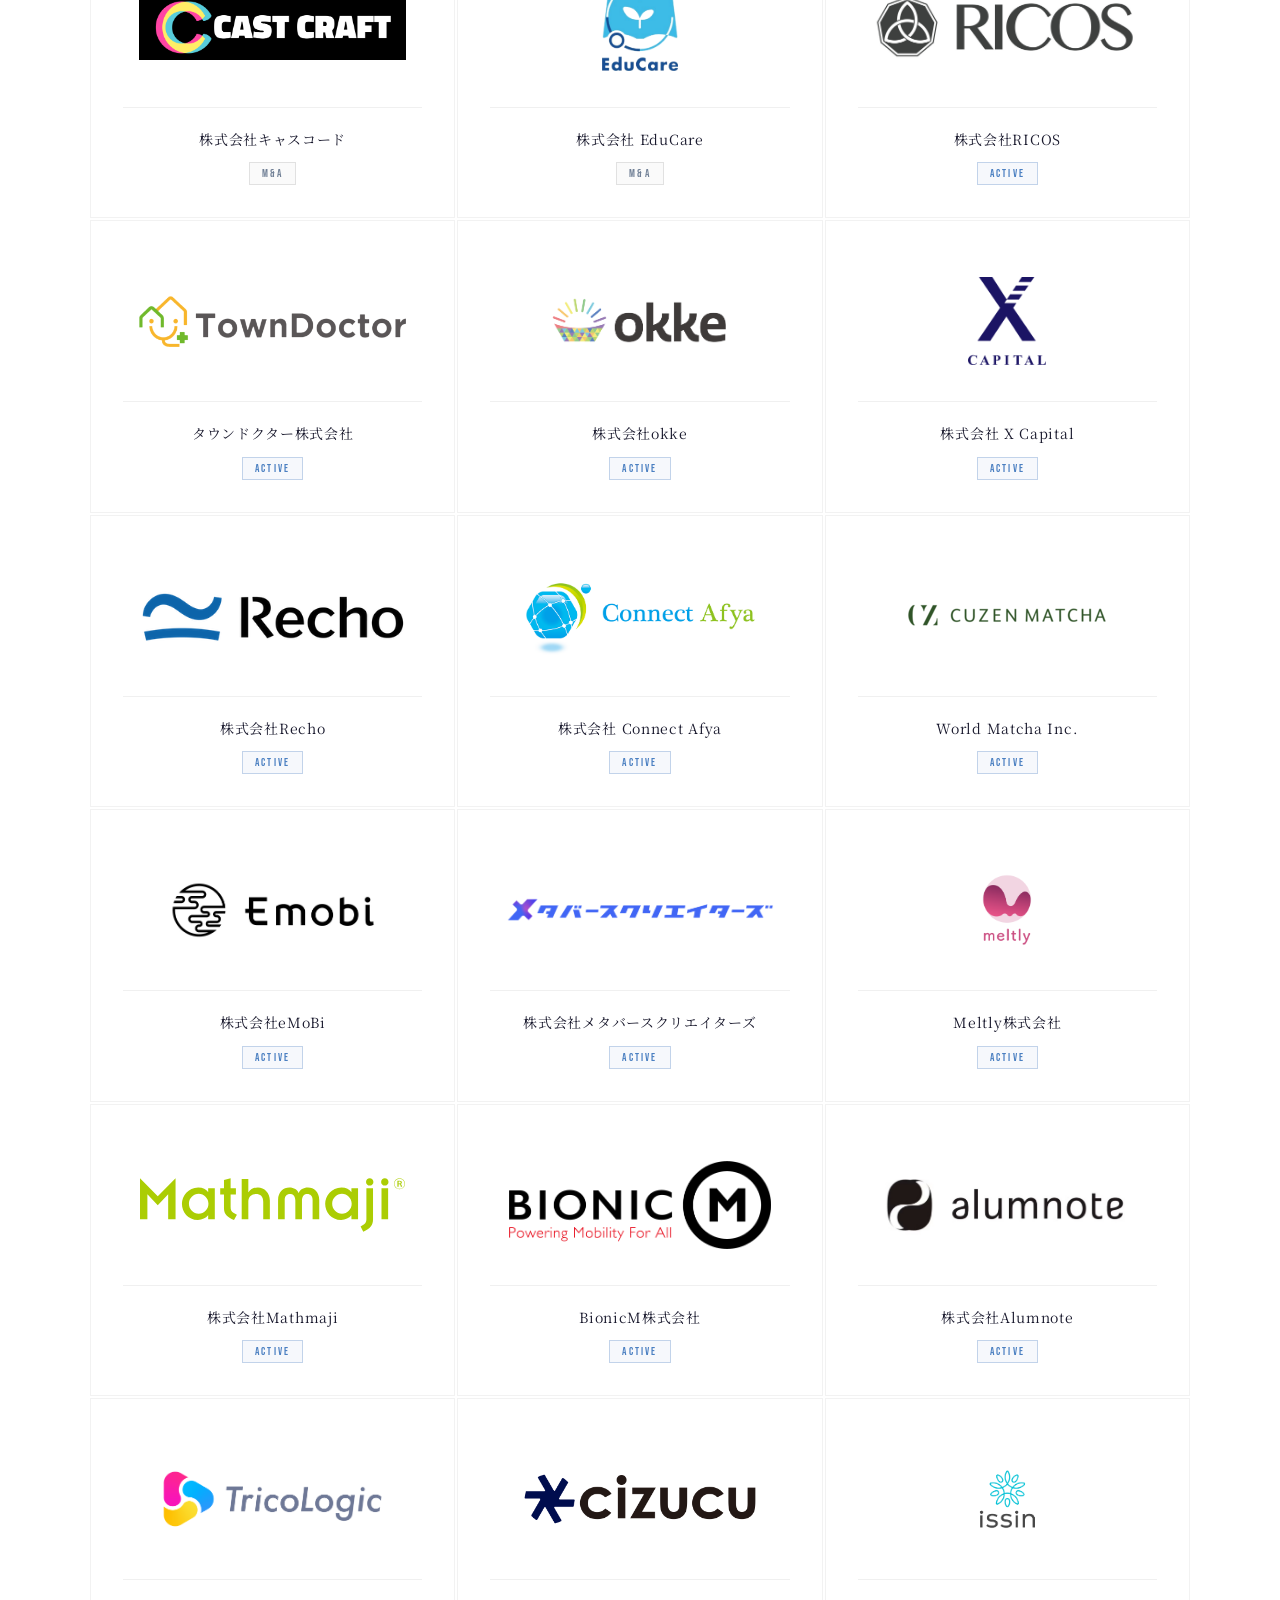
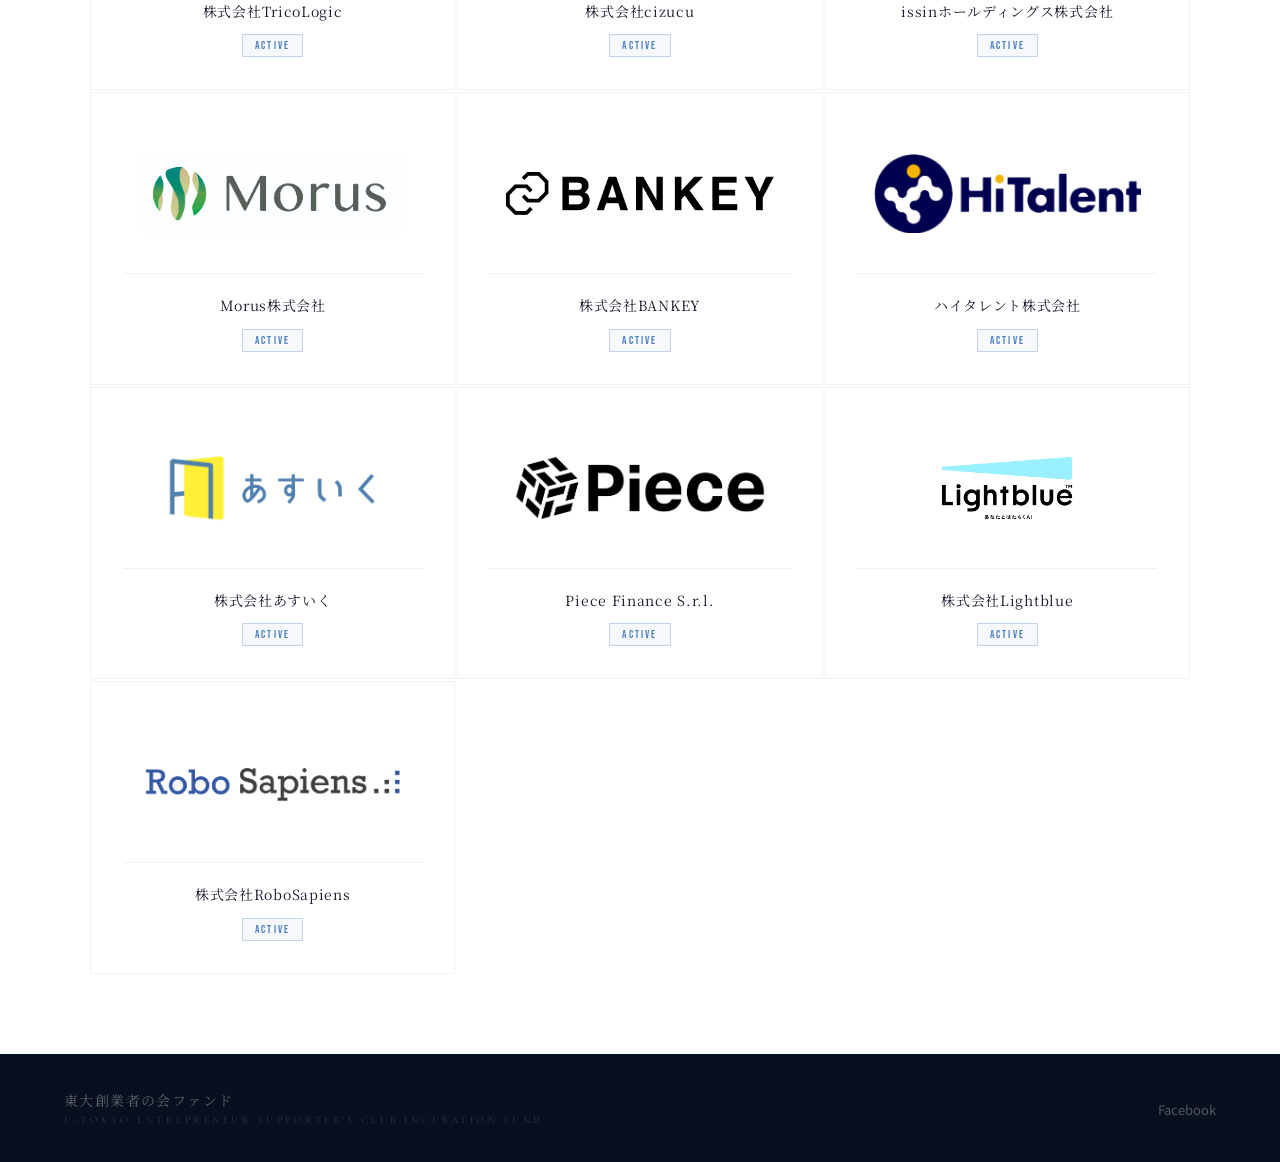
<file: portfolio.html>
<!DOCTYPE html>
<html lang="ja">
<head>
  <meta charset="UTF-8" />
  <meta name="viewport" content="width=device-width, initial-scale=1.0" />
  <title>Portfolio — 東大創業者の会ファンド</title>
  <link rel="preconnect" href="https://fonts.googleapis.com" />
  <link rel="preconnect" href="https://fonts.gstatic.com" crossorigin />
  <link href="https://fonts.googleapis.com/css2?family=Cormorant+Garamond:wght@300;400;500;600&family=Noto+Serif+JP:wght@300;400;500&family=Noto+Sans+JP:wght@300;400;500&family=Bebas+Neue&display=swap" rel="stylesheet" />
  <link rel="stylesheet" href="css/style.css" />
  <style>

    .portfolio-section {
      padding: 80px 64px;
    }

    .portfolio-section:nth-child(odd) {
      background: var(--white);
    }

    .portfolio-section:nth-child(even) {
      background: var(--cream);
    }

    .portfolio-section-inner {
      max-width: 1100px;
      margin: 0 auto;
    }

    .portfolio-section-header {
      margin-bottom: 48px;
      padding-bottom: 24px;
      border-bottom: 1px solid var(--border);
    }

    .portfolio-section-label {
      font-family: 'Bebas Neue', sans-serif;
      font-size: 11px;
      letter-spacing: 0.3em;
      color: var(--accent);
      margin-bottom: 8px;
    }

    .portfolio-section-title {
      font-family: 'Noto Serif JP', serif;
      font-size: 18px;
      font-weight: 400;
      color: var(--navy);
      letter-spacing: 0.05em;
    }

    .cards-grid {
      display: grid;
      grid-template-columns: repeat(3, 1fr);
      gap: 2px;
    }

    .portfolio-card {
      background: var(--white);
      padding: 40px 32px 32px;
      display: flex;
      flex-direction: column;
      align-items: center;
      gap: 20px;
      border: 1px solid rgba(0,0,0,0.05);
      transition: box-shadow 0.25s, transform 0.25s;
      position: relative;
      overflow: hidden;
      text-decoration: none;
      cursor: pointer;
    }

    .portfolio-section:nth-child(even) .portfolio-card {
      background: var(--white);
    }

    .portfolio-card::before {
      content: '';
      position: absolute;
      bottom: 0; left: 0; right: 0;
      height: 2px;
      background: var(--accent);
      transform: scaleX(0);
      transition: transform 0.3s ease;
    }

    .portfolio-card:hover {
      box-shadow: 0 8px 32px rgba(15,31,61,0.08);
      transform: translateY(-3px);
    }

    .portfolio-card:hover::before {
      transform: scaleX(1);
    }

    .card-logo {
      width: 100%;
      height: 120px;
      display: flex;
      align-items: center;
      justify-content: center;
      padding: 16px;
    }

    .card-logo img {
      max-width: 100%;
      max-height: 100%;
      object-fit: contain;
    }

    .card-logo-placeholder {
      width: 100%;
      height: 100%;
      display: flex;
      align-items: center;
      justify-content: center;
      background: var(--cream);
      font-family: 'Bebas Neue', sans-serif;
      font-size: 22px;
      color: var(--steel);
      letter-spacing: 0.1em;
      text-align: center;
      padding: 8px;
    }

    .card-body {
      text-align: center;
      width: 100%;
      border-top: 1px solid rgba(0,0,0,0.06);
      padding-top: 20px;
    }

    .card-name {
      font-family: 'Noto Serif JP', serif;
      font-size: 14px;
      font-weight: 400;
      color: var(--text-dark);
      letter-spacing: 0.05em;
      margin-bottom: 8px;
      line-height: 1.6;
    }

    .card-status {
      display: inline-block;
      font-family: 'Bebas Neue', sans-serif;
      font-size: 11px;
      letter-spacing: 0.2em;
      padding: 4px 12px;
      border-radius: 0;
    }

    .card-status.active {
      color: var(--accent);
      border: 1px solid rgba(74,127,193,0.3);
      background: rgba(74,127,193,0.05);
    }

    .card-status.ma {
      color: var(--text-light);
      border: 1px solid rgba(0,0,0,0.1);
      background: rgba(0,0,0,0.02);
    }

    .card-status.trade {
      color: #6b7280;
      border: 1px solid rgba(107,114,128,0.3);
      background: rgba(107,114,128,0.05);
    }

    .portfolio-intro {
      background: var(--navy);
      padding: 80px 64px;
    }

    .portfolio-intro-inner {
      max-width: 1100px;
      margin: 0 auto;
      display: grid;
      grid-template-columns: 1fr 1fr;
      gap: 80px;
      align-items: center;
    }

    .portfolio-intro-text .section-title-jp {
      color: var(--white);
    }

    .portfolio-intro-body {
      font-size: 14px;
      color: rgba(255,255,255,0.55);
      line-height: 2.2;
      letter-spacing: 0.04em;
    }

    .portfolio-intro-stats {
      display: grid;
      grid-template-columns: 1fr 1fr;
      gap: 2px;
      background: rgba(74,127,193,0.15);
    }

    .portfolio-intro-stat {
      background: rgba(255,255,255,0.03);
      padding: 32px 28px;
      text-align: center;
    }

    .portfolio-intro-stat-num {
      font-family: 'Times New Roman', serif;
      font-size: 48px;
      font-weight: 300;
      color: var(--white);
      line-height: 1;
      margin-bottom: 8px;
    }

    .portfolio-intro-stat-label {
      font-family: 'Bebas Neue', sans-serif;
      font-size: 11px;
      letter-spacing: 0.2em;
      color: var(--accent-light);
    }

    @media (max-width: 900px) {
      .portfolio-section { padding: 60px 32px; }
      .cards-grid { grid-template-columns: repeat(2, 1fr); }
      .portfolio-intro { padding: 60px 32px; }
      .portfolio-intro-inner { grid-template-columns: 1fr; gap: 40px; }
    }

    @media (max-width: 600px) {
      .cards-grid { grid-template-columns: 1fr; }
    }
  </style>
</head>
<body>

<!-- NAV -->
<nav>
  <button class="hamburger" id="hamburger" aria-label="メニューを開く">
    <span></span><span></span><span></span>
  </button>
  <ul class="nav-links" id="nav-links">
    <li><a href="index.html">TOP</a></li>
    <li><a href="news.html">NEWS</a></li>
    <li><a href="index.html#about">ABOUT</a></li>
    <li><a href="index.html#activities">ACTIVITIES</a></li>
    <li><a href="index.html#members">MEMBERS</a></li>
    <li><a href="portfolio.html" style="color:var(--accent-light);">PORTFOLIO</a></li>
    <li><a href="events.html">EVENTS</a></li>
  </ul>
  <a href="index.html#contact" class="nav-contact">CONTACT</a>
</nav>

<!-- PAGE HERO -->
<section class="page-hero">
  <div class="page-hero-grid"></div>
  <div class="page-hero-content">
    <p class="page-hero-label">PORTFOLIO</p>
    <h1 class="page-hero-title">投資先一覧</h1>
  </div>
</section>

<!-- INTRO -->
<div class="portfolio-intro fade-up">
  <div class="portfolio-intro-inner">
    <div class="portfolio-intro-text">
      <p class="section-label" style="color:var(--accent-light);">PORTFOLIO</p>
      <h2 class="section-title-jp">東大創業者の会<br>ファンドのこれまで</h2>
      <div class="divider"></div>
      <p class="portfolio-intro-body">
        2018年に立ち上がった「東大創業者の会応援ファンド」は、2021年までの3年間、前身ファンド（GP: Angel Bridge）として下記メンバーのもと11社への出資・事業支援を行って参りました。<br><br>
        また、2022年より本ファンド（GP: UT創業者の会LLP）として、下記31社への出資・事業支援を行って参りました。
      </p>
    </div>
    <div class="portfolio-intro-stats">
      <div class="portfolio-intro-stat">
        <p class="portfolio-intro-stat-num">11</p>
        <p class="portfolio-intro-stat-label">前身ファンド投資先</p>
      </div>
      <div class="portfolio-intro-stat">
        <p class="portfolio-intro-stat-num">31</p>
        <p class="portfolio-intro-stat-label">本ファンド投資先</p>
      </div>
      <div class="portfolio-intro-stat">
        <p class="portfolio-intro-stat-num">42</p>
        <p class="portfolio-intro-stat-label">累計投資先</p>
      </div>
      <div class="portfolio-intro-stat">
        <p class="portfolio-intro-stat-num">2018</p>
        <p class="portfolio-intro-stat-label">ファンド設立</p>
      </div>
    </div>
  </div>
</div>

<section class="portfolio-section">
  <div class="portfolio-section-inner">
    <div class="portfolio-section-header fade-up">
      <p class="portfolio-section-label">2018 — 2021</p>
      <h2 class="portfolio-section-title">前身ファンド（GP: Angel Bridge）投資実績</h2>
    </div>

    <div class="cards-grid fade-up">

      <a href="https://gatari.co.jp/" target="_blank" class="portfolio-card">
        <div class="card-logo">
          <img src="images/logos/pastfund/GATARI.png" alt="GATARI Inc." onerror="this.style.display='none'; this.nextElementSibling.style.display='flex';" />
          <div class="card-logo-placeholder" style="display:none;">GATARI Inc.</div>
        </div>
        <div class="card-body">
          <p class="card-name">株式会社GATARI</p>
          <span class="card-status active">Active</span>
        </div>
      </a>

      <a href="https://meetsmore.com/company" target="_blank" class="portfolio-card">
        <div class="card-logo">
          <img src="images/logos/pastfund/meetsmore.png" alt="MeetsMore" onerror="this.style.display='none'; this.nextElementSibling.style.display='flex';" />
          <div class="card-logo-placeholder" style="display:none;">MeetsMore</div>
        </div>
        <div class="card-body">
          <p class="card-name">株式会社ミツモア</p>
          <span class="card-status active">Active</span>
        </div>
      </a>

      <a href="https://attelu.jp/" target="_blank" class="portfolio-card">
        <div class="card-logo">
          <img src="images/logos/pastfund/altutelu.svg" alt="アッテル" onerror="this.style.display='none'; this.nextElementSibling.style.display='flex';" />
          <div class="card-logo-placeholder" style="display:none;">アッテル</div>
        </div>
        <div class="card-body">
          <p class="card-name">株式会社アッテル</p>
          <span class="card-status ma">M&A</span>
        </div>
      </a>

      <a href="https://jp.cuzenmatcha.com/" target="_blank" class="portfolio-card">
        <div class="card-logo">
          <img src="images/logos/pastfund/world matcha.png" alt="CUZEN MATCHA" onerror="this.style.display='none'; this.nextElementSibling.style.display='flex';" />
          <div class="card-logo-placeholder" style="display:none;">CUZEN MATCHA</div>
        </div>
        <div class="card-body">
          <p class="card-name">World Matcha Inc.</p>
          <span class="card-status active">Active</span>
        </div>
      </a>

      <a href="https://heartbeats-inc.co.jp/" target="_blank" class="portfolio-card">
        <div class="card-logo">
          <img src="images/logos/pastfund/HEARTBEATS/HB_LOGO_COLOR_A.jpg" alt="HEARTBEATS" onerror="this.style.display='none'; this.nextElementSibling.style.display='flex';" />
          <div class="card-logo-placeholder" style="display:none;">ventus</div>
        </div>
        <div class="card-body">
          <p class="card-name">株式会社HEARTBEATS</p>
          <span class="card-status active">Active</span>
        </div>
      </a>

      <a href="https://leafee.me/company/" target="_blank" class="portfolio-card">
        <div class="card-logo">
          <img src="images/logos/pastfund/Strobo.png" alt="Strobo" onerror="this.style.display='none'; this.nextElementSibling.style.display='flex';" />
          <div class="card-logo-placeholder" style="display:none;">Strobo</div>
        </div>
        <div class="card-body">
          <p class="card-name">株式会社Strobo</p>
          <span class="card-status active">Active</span>
        </div>
      </a>

      <a href="https://stayway.co.jp/" target="_blank" class="portfolio-card">
        <div class="card-logo">
          <img src="images/logos/pastfund/stayway.png" alt="stayway" onerror="this.style.display='none'; this.nextElementSibling.style.display='flex';" />
          <div class="card-logo-placeholder" style="display:none;">stayway</div>
        </div>
        <div class="card-body">
          <p class="card-name">株式会社Stayway</p>
          <span class="card-status active">Active</span>
        </div>
      </a>

      <a href="https://www.queue-inc.com/" target="_blank" class="portfolio-card">
        <div class="card-logo">
          <img src="images/logos/pastfund/queue.png" alt="Queue" onerror="this.style.display='none'; this.nextElementSibling.style.display='flex';" />
          <div class="card-logo-placeholder" style="display:none;">Queue</div>
        </div>
        <div class="card-body">
          <p class="card-name">株式会社Queue</p>
          <span class="card-status active">Active</span>
        </div>
      </a>

      <a href="https://www.palledad.com/" target="_blank" class="portfolio-card">
        <div class="card-logo">
          <img src="images/logos/pastfund/PalledAd.png" alt="PalledAd" onerror="this.style.display='none'; this.nextElementSibling.style.display='flex';" />
          <div class="card-logo-placeholder" style="display:none;">PalledAd</div>
        </div>
        <div class="card-body">
          <p class="card-name">株式会社PalledAd</p>
          <span class="card-status active">Active</span>
        </div>
      </a>

      <a href="https://builds-inc.com/" target="_blank" class="portfolio-card">
        <div class="card-logo">
          <img src="images/logos/pastfund/BUILDS.png" alt="BUILDS" onerror="this.style.display='none'; this.nextElementSibling.style.display='flex';" />
          <div class="card-logo-placeholder" style="display:none;">BUILDS</div>
        </div>
        <div class="card-body">
          <p class="card-name">株式会社Builds</p>
          <span class="card-status active">Active</span>
        </div>
      </a>

      <a href="https://corp.canary-app.jp/" target="_blank" class="portfolio-card">
        <div class="card-logo">
          <img src="images/logos/pastfund/canary.png" alt="canary" onerror="this.style.display='none'; this.nextElementSibling.style.display='flex';" />
          <div class="card-logo-placeholder" style="display:none;">BluAge</div>
        </div>
        <div class="card-body">
          <p class="card-name">株式会社カナリー</p>
          <span class="card-status active">Active</span>
        </div>
      </a>

    </div>
  </div>
</section>

<section class="portfolio-section">
  <div class="portfolio-section-inner">
    <div class="portfolio-section-header fade-up">
      <p class="portfolio-section-label">2022 — PRESENT</p>
      <h2 class="portfolio-section-title">本ファンド（GP: UT創業者の会LLP）投資実績</h2>
    </div>

    <div class="cards-grid fade-up">

      <a href="https://stayway.co.jp/" target="_blank" class="portfolio-card">
        <div class="card-logo">
          <img src="images/logos/stayway_edited.png" alt="補助金クラウド" onerror="this.style.display='none'; this.nextElementSibling.style.display='flex';" />
          <div class="card-logo-placeholder" style="display:none;">補助金クラウド</div>
        </div>
        <div class="card-body">
          <p class="card-name">株式会社Stayway</p>
          <span class="card-status active">Active</span>
        </div>
      </a>

      <a href="https://www.hikariq.co.jp/" target="_blank" class="portfolio-card">
        <div class="card-logo">
          <img src="images/logos/HikariQ.png" alt="HikariQ Health" onerror="this.style.display='none'; this.nextElementSibling.style.display='flex';" />
          <div class="card-logo-placeholder" style="display:none;">HikariQ Health</div>
        </div>
        <div class="card-body">
          <p class="card-name">株式会社HikariQ Health</p>
          <span class="card-status active">Active</span>
        </div>
      </a>

      <a href="https://info.spacely.co.jp/" target="_blank" class="portfolio-card">
        <div class="card-logo">
          <img src="images/logos/spacely/top-logo-pink.jpg" alt="Spacely" onerror="this.style.display='none'; this.nextElementSibling.style.display='flex';" />
          <div class="card-logo-placeholder" style="display:none;">Spacely</div>
        </div>
        <div class="card-body">
          <p class="card-name">株式会社Spacely</p>
          <span class="card-status active">Active</span>
        </div>
      </a>

      <a href="https://manpuku-hd.jp/" target="_blank" class="portfolio-card">
        <div class="card-logo">
          <img src="images/logos/mampuku.png" alt="まん福" onerror="this.style.display='none'; this.nextElementSibling.style.display='flex';" />
          <div class="card-logo-placeholder" style="display:none;">まん福</div>
        </div>
        <div class="card-body">
          <p class="card-name">まん福ホールディングス株式会社</p>
          <span class="card-status active">Active</span>
        </div>
      </a>

      <a href="https://sally-inc.jp/" target="_blank" class="portfolio-card">
        <div class="card-logo">
          <img src="images/logos/sally_edited.png" alt="Sally" onerror="this.style.display='none'; this.nextElementSibling.style.display='flex';" />
          <div class="card-logo-placeholder" style="display:none;">Sally</div>
        </div>
        <div class="card-body">
          <p class="card-name">株式会社Sally</p>
          <span class="card-status active">Active</span>
        </div>
      </a>

      <a href="https://about.soelu.com/" target="_blank" class="portfolio-card">
        <div class="card-logo">
          <img src="images/logos/SOELU.png" alt="SOELU" onerror="this.style.display='none'; this.nextElementSibling.style.display='flex';" />
          <div class="card-logo-placeholder" style="display:none;">SOELU</div>
        </div>
        <div class="card-body">
          <p class="card-name">SOELU株式会社</p>
          <span class="card-status active">Active</span>
        </div>
      </a>

      <a href="https://castcraft.live/" target="_blank" class="portfolio-card">
        <div class="card-logo">
          <img src="images/logos/cascord.png" alt="CAST CRAFT" onerror="this.style.display='none'; this.nextElementSibling.style.display='flex';" />
          <div class="card-logo-placeholder" style="display:none;">CAST CRAFT</div>
        </div>
        <div class="card-body">
          <p class="card-name">株式会社キャスコード</p>
          <span class="card-status ma">M&A</span>
        </div>
      </a>

      <a href="https://www.edu-care.co.jp/" target="_blank" class="portfolio-card">
        <div class="card-logo">
          <img src="images/logos/Educare_edited.PNG" alt="EduCare" onerror="this.style.display='none'; this.nextElementSibling.style.display='flex';" />
          <div class="card-logo-placeholder" style="display:none;">EduCare</div>
        </div>
        <div class="card-body">
          <p class="card-name">株式会社 EduCare</p>
          <span class="card-status ma">M&A</span>
        </div>
      </a>

      <a href="https://www.ricos.co.jp/" target="_blank" class="portfolio-card">
        <div class="card-logo">
          <img src="images/logos/RICOS_En.jpg" alt="RICOS" onerror="this.style.display='none'; this.nextElementSibling.style.display='flex';" />
          <div class="card-logo-placeholder" style="display:none;">RICOS</div>
        </div>
        <div class="card-body">
          <p class="card-name">株式会社RICOS</p>
          <span class="card-status active">Active</span>
        </div>
      </a>

      <a href="https://npartner.jp/" target="_blank" class="portfolio-card">
        <div class="card-logo">
          <img src="images/logos/towndoctor_edited.PNG" alt="TownDoctor" onerror="this.style.display='none'; this.nextElementSibling.style.display='flex';" />
          <div class="card-logo-placeholder" style="display:none;">TownDoctor</div>
        </div>
        <div class="card-body">
          <p class="card-name">タウンドクター株式会社</p>
          <span class="card-status active">Active</span>
        </div>
      </a>

      <a href="https://www.okke.co.jp/" target="_blank" class="portfolio-card">
        <div class="card-logo">
          <img src="images/logos/okke.png" alt="okke" onerror="this.style.display='none'; this.nextElementSibling.style.display='flex';" />
          <div class="card-logo-placeholder" style="display:none;">okke</div>
        </div>
        <div class="card-body">
          <p class="card-name">株式会社okke</p>
          <span class="card-status active">Active</span>
        </div>
      </a>

      <a href="https://xcap.co.jp/" target="_blank" class="portfolio-card">
        <div class="card-logo">
          <img src="images/logos/XCapital.png" alt="X Capital" onerror="this.style.display='none'; this.nextElementSibling.style.display='flex';" />
          <div class="card-logo-placeholder" style="display:none;">X Capital</div>
        </div>
        <div class="card-body">
          <p class="card-name">株式会社 X Capital</p>
          <span class="card-status active">Active</span>
        </div>
      </a>

      <a href="https://recho-ai.com/" target="_blank" class="portfolio-card">
        <div class="card-logo">
          <img src="images/logos/recho.png" alt="Recho" onerror="this.style.display='none'; this.nextElementSibling.style.display='flex';" />
          <div class="card-logo-placeholder" style="display:none;">Recho</div>
        </div>
        <div class="card-body">
          <p class="card-name">株式会社Recho</p>
          <span class="card-status active">Active</span>
        </div>
      </a>

      <a href="https://connectafya.com/" target="_blank" class="portfolio-card">
        <div class="card-logo">
          <img src="images/logos/connect afya_logo_yoko.jpg" alt="Connect Afya" onerror="this.style.display='none'; this.nextElementSibling.style.display='flex';" />
          <div class="card-logo-placeholder" style="display:none;">Connect Afya</div>
        </div>
        <div class="card-body">
          <p class="card-name">株式会社 Connect Afya</p>
          <span class="card-status active">Active</span>
        </div>
      </a>

      <a href="https://jp.cuzenmatcha.com/" target="_blank" class="portfolio-card">
        <div class="card-logo">
          <img src="images/logos/pastfund/world matcha.png" alt="CUZEN MATCHA" onerror="this.style.display='none'; this.nextElementSibling.style.display='flex';" />
          <div class="card-logo-placeholder" style="display:none;">CUZEN MATCHA</div>
        </div>
        <div class="card-body">
          <p class="card-name">World Matcha Inc.</p>
          <span class="card-status active">Active</span>
        </div>
      </a>

      <a href="https://www.emobi.co.jp/" target="_blank" class="portfolio-card">
        <div class="card-logo">
          <img src="images/logos/emobi_logo_hz_black (1).jpg" alt="eMoBi" onerror="this.style.display='none'; this.nextElementSibling.style.display='flex';" />
          <div class="card-logo-placeholder" style="display:none;">eMoBi</div>
        </div>
        <div class="card-body">
          <p class="card-name">株式会社eMoBi</p>
          <span class="card-status active">Active</span>
        </div>
      </a>

      <a href="https://metaverse-creators.tokyo/" target="_blank" class="portfolio-card">
        <div class="card-logo">
          <img src="images/logos/metaverse_edited.png" alt="メタバースクリエイターズ" onerror="this.style.display='none'; this.nextElementSibling.style.display='flex';" />
          <div class="card-logo-placeholder" style="display:none;">メタバースクリエイターズ</div>
        </div>
        <div class="card-body">
          <p class="card-name">株式会社メタバースクリエイターズ</p>
          <span class="card-status active">Active</span>
        </div>
      </a>

      <a href="https://meltly.co.jp/" target="_blank" class="portfolio-card">
        <div class="card-logo">
          <img src="images/logos/Meltly.png" alt="meltly" onerror="this.style.display='none'; this.nextElementSibling.style.display='flex';" />
          <div class="card-logo-placeholder" style="display:none;">meltly</div>
        </div>
        <div class="card-body">
          <p class="card-name">Meltly株式会社</p>
          <span class="card-status active">Active</span>
        </div>
      </a>

      <a href="https://www.mathmaji.com/" target="_blank" class="portfolio-card">
        <div class="card-logo">
          <img src="images/logos/Mathmaji.svg" alt="Mathmaji" onerror="this.style.display='none'; this.nextElementSibling.style.display='flex';" />
          <div class="card-logo-placeholder" style="display:none;">Mathmaji</div>
        </div>
        <div class="card-body">
          <p class="card-name">株式会社Mathmaji</p>
          <span class="card-status active">Active</span>
        </div>
      </a>

      <a href="https://bionicm.com/" target="_blank" class="portfolio-card">
        <div class="card-logo">
          <img src="images/logos/bionicM.png" alt="BIONIC M" onerror="this.style.display='none'; this.nextElementSibling.style.display='flex';" />
          <div class="card-logo-placeholder" style="display:none;">BIONIC M</div>
        </div>
        <div class="card-body">
          <p class="card-name">BionicM株式会社</p>
          <span class="card-status active">Active</span>
        </div>
      </a>

      <a href="https://corporate.alumnote.jp/" target="_blank" class="portfolio-card">
        <div class="card-logo">
          <img src="images/logos/Alumnote.jpg" alt="alumnote" onerror="this.style.display='none'; this.nextElementSibling.style.display='flex';" />
          <div class="card-logo-placeholder" style="display:none;">alumnote</div>
        </div>
        <div class="card-body">
          <p class="card-name">株式会社Alumnote</p>
          <span class="card-status active">Active</span>
        </div>
      </a>

      <a href="https://tricologic.co.jp/" target="_blank" class="portfolio-card">
        <div class="card-logo">
          <img src="images/logos/TricoLogicLogo/TricoLogic_logo_black.png" alt="TricoLogic" onerror="this.style.display='none'; this.nextElementSibling.style.display='flex';" />
          <div class="card-logo-placeholder" style="display:none;">TricoLogic</div>
        </div>
        <div class="card-body">
          <p class="card-name">株式会社TricoLogic</p>
          <span class="card-status active">Active</span>
        </div>
      </a>

      <a href="https://www.cizucu.com/" target="_blank" class="portfolio-card">
        <div class="card-logo">
          <img src="images/logos/cizucu.png" alt="cizucu" onerror="this.style.display='none'; this.nextElementSibling.style.display='flex';" />
          <div class="card-logo-placeholder" style="display:none;">cizucu</div>
        </div>
        <div class="card-body">
          <p class="card-name">株式会社cizucu</p>
          <span class="card-status active">Active</span>
        </div>
      </a>

      <a href="https://issin.cc/" target="_blank" class="portfolio-card">
        <div class="card-logo">
          <img src="images/logos/issin_logo.png" alt="issin" onerror="this.style.display='none'; this.nextElementSibling.style.display='flex';" />
          <div class="card-logo-placeholder" style="display:none;">issin</div>
        </div>
        <div class="card-body">
          <p class="card-name">issinホールディングス株式会社</p>
          <span class="card-status active">Active</span>
        </div>
      </a>

      <a href="https://morus.jp/jp" target="_blank" class="portfolio-card">
        <div class="card-logo">
          <img src="images/logos/Morus_logo.jpg" alt="Morus" onerror="this.style.display='none'; this.nextElementSibling.style.display='flex';" />
          <div class="card-logo-placeholder" style="display:none;">Morus</div>
        </div>
        <div class="card-body">
          <p class="card-name">Morus株式会社</p>
          <span class="card-status active">Active</span>
        </div>
      </a>

      <a href="https://bankey.jp/" target="_blank" class="portfolio-card">
        <div class="card-logo">
          <img src="images/logos/bankey.png" alt="BANKEY" onerror="this.style.display='none'; this.nextElementSibling.style.display='flex';" />
          <div class="card-logo-placeholder" style="display:none;">BANKEY</div>
        </div>
        <div class="card-body">
          <p class="card-name">株式会社BANKEY</p>
          <span class="card-status active">Active</span>
        </div>
      </a>

      <a href="https://hitalent.co.jp/" target="_blank" class="portfolio-card">
        <div class="card-logo">
          <img src="images/logos/hitalent_edited.PNG" alt="HiTalent" onerror="this.style.display='none'; this.nextElementSibling.style.display='flex';" />
          <div class="card-logo-placeholder" style="display:none;">HiTalent</div>
        </div>
        <div class="card-body">
          <p class="card-name">ハイタレント株式会社</p>
          <span class="card-status active">Active</span>
        </div>
      </a>

      <a href="https://asuiku.co.jp" target="_blank" class="portfolio-card">
        <div class="card-logo">
          <img src="images/logos/logo_yoko.png" alt="あすいく" onerror="this.style.display='none'; this.nextElementSibling.style.display='flex';" />
          <div class="card-logo-placeholder" style="display:none;">あすいく</div>
        </div>
        <div class="card-body">
          <p class="card-name">株式会社あすいく</p>
          <span class="card-status active">Active</span>
        </div>
      </a>

      <a href="https://piece.investments/" target="_blank" class="portfolio-card">
        <div class="card-logo">
          <img src="images/logos/Piece Finance.png" alt="Piece Finance" onerror="this.style.display='none'; this.nextElementSibling.style.display='flex';" />
          <div class="card-logo-placeholder" style="display:none;">PieceFinance</div>
        </div>
        <div class="card-body">
          <p class="card-name">Piece Finance S.r.l.</p>
          <span class="card-status active">Active</span>
        </div>
      </a>

      <a href="https://www.lightblue-tech.com/" target="_blank" class="portfolio-card">
        <div class="card-logo">
          <img src="images/logos/Lightblue.png" alt="Lightblue" onerror="this.style.display='none'; this.nextElementSibling.style.display='flex';" />
          <div class="card-logo-placeholder" style="display:none;">Lightblue</div>
        </div>
        <div class="card-body">
          <p class="card-name">株式会社Lightblue</p>
          <span class="card-status active">Active</span>
        </div>
      </a>

      <a href="https://rb-sapiens.com/" target="_blank" class="portfolio-card">
        <div class="card-logo">
          <img src="images/logos/RoboSapiens.png" alt="株式会社RoboSapiens" onerror="this.style.display='none'; this.nextElementSibling.style.display='flex';" />
          <div class="card-logo-placeholder" style="display:none;">株式会社RoboSapiens</div>
        </div>
        <div class="card-body">
          <p class="card-name">株式会社RoboSapiens</p>
          <span class="card-status active">Active</span>
        </div>
      </a>
    </div>
  </div>
</section>

<!-- FOOTER -->
<footer>
  <div class="footer-logo">
    東大創業者の会ファンド
    <span>U-TOKYO ENTREPRENEUR SUPPORTER'S CLUB INCUBATION FUND</span>
  </div>
  <div class="footer-sns">
    <a href="#">Facebook</a>
  </div>
</footer>

<script>
  const observer = new IntersectionObserver((entries) => {
    entries.forEach(el => {
      if (el.isIntersecting) el.target.classList.add('visible');
    });
  }, { threshold: 0 });
  document.querySelectorAll('.fade-up').forEach(el => observer.observe(el));

  // Hamburger menu
  const hamburger = document.getElementById('hamburger');
  const navLinks = document.getElementById('nav-links');
  if (hamburger && navLinks) {
    hamburger.addEventListener('click', () => {
      hamburger.classList.toggle('open');
      navLinks.classList.toggle('open');
    });
    navLinks.querySelectorAll('a').forEach(a => {
      a.addEventListener('click', () => {
        hamburger.classList.remove('open');
        navLinks.classList.remove('open');
      });
    });
  }
</script>
</body>
</html>
</file>
<file: css/style.css>
/* ============================================================
   東大創業者の会ファンド — 共通スタイル
   style.css
   ============================================================ */

/* ─── Google Fonts は各HTMLの<head>で読み込む ─── */

/* ─── CSS Variables ─── */
:root {
  --navy: #0f1f3d;
  --navy-mid: #1a3260;
  --navy-light: #2a4a8a;
  --accent: #4a7fc1;
  --accent-light: #6fa3d8;
  --steel: #8faabf;
  --fog: #c8d8e8;
  --cream: #f5f3ef;
  --white: #ffffff;
  --text-dark: #1a1a2e;
  --text-mid: #4a5568;
  --text-light: #718096;
  --border: rgba(74, 127, 193, 0.2);
}

/* ─── Reset ─── */
*, *::before, *::after { box-sizing: border-box; margin: 0; padding: 0; }
html { scroll-behavior: smooth; }
body {
  font-family: 'Noto Sans JP', sans-serif;
  background: var(--white);
  color: var(--text-dark);
  overflow-x: hidden;
}

/* ============================================================
   NAV
   ============================================================ */
nav {
  position: fixed;
  top: 0; left: 0; right: 0;
  z-index: 100;
  padding: 0 48px;
  height: 72px;
  display: flex;
  align-items: center;
  justify-content: space-between;
  background: rgba(15, 31, 61, 0.92);
  backdrop-filter: blur(12px);
  border-bottom: 1px solid rgba(74,127,193,0.15);
}
.nav-links {
  display: flex;
  gap: 36px;
  list-style: none;
}
.nav-links a {
  font-family: 'Bebas Neue', sans-serif;
  font-size: 15px;
  letter-spacing: 0.12em;
  color: rgba(255,255,255,0.7);
  text-decoration: none;
  transition: color 0.25s;
}
.nav-links a:hover { color: var(--accent-light); }
.nav-contact {
  font-family: 'Bebas Neue', sans-serif;
  font-size: 13px;
  letter-spacing: 0.12em;
  padding: 9px 22px;
  border: 1px solid rgba(74,127,193,0.6);
  color: var(--fog);
  text-decoration: none;
  transition: background 0.25s, color 0.25s;
}
.nav-contact:hover {
  background: var(--accent);
  color: var(--white);
  border-color: var(--accent);
}

/* ============================================================
   HERO
   ============================================================ */
.hero {
  position: relative;
  min-height: 100vh;
  background: linear-gradient(160deg, #0a1628 0%, #0f2550 55%, #1a3a72 100%);
  display: flex;
  align-items: flex-end;
  overflow: hidden;
}
.hero-bg-overlay {
  position: absolute;
  inset: 0;
  background:
    radial-gradient(ellipse 60% 50% at 70% 40%, rgba(74,127,193,0.15) 0%, transparent 70%),
    radial-gradient(ellipse 40% 60% at 20% 80%, rgba(26,50,96,0.6) 0%, transparent 70%);
}
.hero-grid {
  position: absolute;
  inset: 0;
  background-image:
    linear-gradient(rgba(74,127,193,0.06) 1px, transparent 1px),
    linear-gradient(90deg, rgba(74,127,193,0.06) 1px, transparent 1px);
  background-size: 80px 80px;
}
.hero-deco-text {
  position: absolute;
  right: -20px;
  top: 140px;
  font-family: 'Bebas Neue', sans-serif;
  font-size: clamp(80px, 10vw, 140px);
  color: rgba(74,127,193,0.08);
  letter-spacing: 0.05em;
  line-height: 1;
  white-space: nowrap;
  pointer-events: none;
  writing-mode: vertical-rl;
}
.hero-content {
  position: relative;
  z-index: 2;
  padding: 120px 64px 80px;
  max-width: 640px;
}
.hero-eyebrow {
  font-family: 'Bebas Neue', sans-serif;
  font-size: 12px;
  letter-spacing: 0.25em;
  color: var(--accent-light);
  margin-bottom: 16px;
}
.hero-title-jp {
  font-family: 'Noto Serif JP', serif;
  font-size: clamp(38px, 5vw, 64px);
  font-weight: 300;
  color: var(--white);
  line-height: 1.3;
  letter-spacing: 0.05em;
  margin-bottom: 12px;
}
.hero-title-en {
  font-family: 'Cormorant Garamond', serif;
  font-size: clamp(13px, 1.4vw, 16px);
  color: var(--steel);
  letter-spacing: 0.3em;
  text-transform: uppercase;
  margin-bottom: 28px;
  font-weight: 300;
}
.hero-subtitle-vertical {
  position: absolute;
  right: 64px;
  top: 50%;
  transform: translateY(-50%);
  writing-mode: vertical-rl;
  font-family: 'Noto Serif JP', serif;
  font-size: 15px;
  font-weight: 300;
  color: rgba(255,255,255,0.55);
  letter-spacing: 0.25em;
  line-height: 1.8;
}
.hero-tagline {
  font-family: 'Noto Serif JP', serif;
  font-size: clamp(14px, 1.8vw, 17px);
  font-weight: 300;
  color: rgba(255,255,255,0.55);
  line-height: 2;
  letter-spacing: 0.05em;
  border-left: 2px solid var(--accent);
  padding-left: 20px;
}
.hero-scroll {
  position: absolute;
  bottom: 40px;
  left: 64px;
  display: flex;
  align-items: center;
  gap: 12px;
  font-family: 'Bebas Neue', sans-serif;
  font-size: 11px;
  letter-spacing: 0.2em;
  color: rgba(255,255,255,0.3);
}
.hero-scroll-line {
  width: 40px;
  height: 1px;
  background: rgba(255,255,255,0.2);
}

.hero {
  background: 
    linear-gradient(160deg, rgba(10,22,40,0.85) 0%, rgba(15,37,80,0.75) 55%, rgba(26,58,114,0.7) 100%),
    url('../images/fund/top.jpg');
  background-size: cover;
  background-position: center;
}

/* ============================================================
   PAGE HERO（サブページ用）
   ============================================================ */
.page-hero {
  padding: 160px 64px 80px;
  background: linear-gradient(160deg, #0a1628 0%, #0f2550 55%, #1a3a72 100%);
  position: relative;
  overflow: hidden;
}
.page-hero-grid {
  position: absolute;
  inset: 0;
  background-image:
    linear-gradient(rgba(74,127,193,0.06) 1px, transparent 1px),
    linear-gradient(90deg, rgba(74,127,193,0.06) 1px, transparent 1px);
  background-size: 80px 80px;
}
.page-hero-content { position: relative; z-index: 2; max-width: 1100px; margin: 0 auto; }
.page-hero-label {
  font-family: 'Bebas Neue', sans-serif;
  font-size: 12px;
  letter-spacing: 0.3em;
  color: var(--accent-light);
  margin-bottom: 16px;
}
.page-hero-title {
  font-family: 'Noto Serif JP', serif;
  font-size: clamp(32px, 4vw, 52px);
  font-weight: 300;
  color: var(--white);
  letter-spacing: 0.05em;
  line-height: 1.3;
}

/* ============================================================
   SHARED SECTION ELEMENTS
   ============================================================ */
.section-label {
  font-family: 'Bebas Neue', sans-serif;
  font-size: 12px;
  letter-spacing: 0.3em;
  color: var(--accent);
  margin-bottom: 12px;
}
.section-title-jp {
  font-family: 'Noto Serif JP', serif;
  font-size: clamp(26px, 3.5vw, 38px);
  font-weight: 300;
  color: var(--navy);
  letter-spacing: 0.05em;
  line-height: 1.4;
  margin-bottom: 32px;
}
.divider {
  width: 40px;
  height: 2px;
  background: var(--accent);
  margin-bottom: 32px;
}

/* ============================================================
   BUTTONS
   ============================================================ */
.btn-outline {
  display: inline-block;
  font-family: 'Noto Sans JP', sans-serif;
  font-size: 13px;
  letter-spacing: 0.1em;
  padding: 14px 40px;
  border: 1px solid var(--navy);
  color: var(--navy);
  text-decoration: none;
  transition: background 0.25s, color 0.25s;
}
.btn-outline:hover { background: var(--navy); color: var(--white); }

.btn-solid {
  display: inline-block;
  font-family: 'Noto Sans JP', sans-serif;
  font-size: 14px;
  letter-spacing: 0.12em;
  padding: 18px 64px;
  background: var(--navy);
  color: var(--white);
  text-decoration: none;
  transition: background 0.25s, letter-spacing 0.25s;
}
.btn-solid:hover { background: var(--navy-light); letter-spacing: 0.16em; }

/* ============================================================
   NEWS
   ============================================================ */
#news {
  background: var(--white);
  padding: 120px 0;
}
.news-inner {
  max-width: 800px;
  margin: 0 auto;
  padding: 0 64px;
}
.news-list { list-style: none; }
.news-item {
  border-top: 1px solid var(--border);
  padding: 28px 0;
  display: grid;
  grid-template-columns: 1fr;
  gap: 8px;
  transition: opacity 0.2s;
}
.news-item:last-child { border-bottom: 1px solid var(--border); }
.news-item:hover { opacity: 0.7; cursor: pointer; }
.news-item-title {
  font-family: 'Noto Serif JP', serif;
  font-size: 16px;
  font-weight: 400;
  color: var(--text-dark);
  line-height: 1.7;
  letter-spacing: 0.03em;
}
.news-item-excerpt {
  font-size: 13px;
  color: var(--text-light);
  line-height: 1.8;
}

/* ============================================================
   ABOUT
   ============================================================ */
#about { background: var(--cream); padding: 120px 64px; }
.about-inner {
  max-width: 900px;
  margin: 0 auto;
  display: grid;
  grid-template-columns: 1fr 1fr;
  gap: 80px;
  align-items: start;
}
.about-lead {
  font-family: 'Noto Serif JP', serif;
  font-size: clamp(17px, 2vw, 20px);
  font-weight: 400;
  color: var(--navy);
  line-height: 1.8;
  letter-spacing: 0.04em;
  margin-bottom: 28px;
}
.about-body {
  font-size: 14px;
  color: var(--text-mid);
  line-height: 2.1;
  letter-spacing: 0.04em;
}

/* ============================================================
   PORTFOLIO
   ============================================================ */
#portfolio { background: var(--white); padding: 120px 64px; }
.portfolio-inner { max-width: 1100px; margin: 0 auto; }
.portfolio-sub {
  font-family: 'Noto Serif JP', serif;
  font-size: 14px;
  font-weight: 400;
  color: var(--accent);
  letter-spacing: 0.05em;
  margin-bottom: 40px;
  padding-bottom: 16px;
  border-bottom: 1px solid var(--border);
}
.logo-grid {
  display: flex;
  flex-wrap: wrap;
  gap: 0;
  margin-bottom: 60px;
}
.logo-item {
  width: calc(100% / 7);
  padding: 24px 16px;
  display: flex;
  align-items: center;
  justify-content: center;
  border: 1px solid rgba(0,0,0,0.06);
  font-family: 'Noto Sans JP', sans-serif;
  font-size: 13px;
  font-weight: 500;
  color: var(--text-mid);
  letter-spacing: 0.03em;
  text-align: center;
  transition: background 0.2s, color 0.2s;
}
.logo-item:hover { background: var(--cream); color: var(--navy); }

/* ─── ロゴ画像 ─── */
.logo-item img {
  max-width: 85%;
  max-height: 64px;
  object-fit: contain;
}

.portfolio-cta { text-align: center; margin-top: 40px; }

/* ============================================================
   STATS
   ============================================================ */
#stats { background: var(--navy); padding: 100px 64px; }
.stats-grid {
  max-width: 1000px;
  margin: 0 auto;
  display: grid;
  grid-template-columns: repeat(4, 1fr);
  gap: 1px;
  background: rgba(74,127,193,0.2);
}
.stat-box { background: var(--navy); padding: 48px 32px; text-align: center; }
.stat-label {
  font-family: 'Times New Roman', sans-serif;
  font-size: 13px;
  letter-spacing: 0.2em;
  color: var(--accent-light);
  margin-bottom: 16px;
}
.stat-value {
  font-family: 'Times New Roman', serif;
  font-size: 40px;
  color: var(--white);
  font-weight: 300;
  line-height: 1;
  margin-bottom: 12px;
}
.stat-desc {
  font-size: 12px;
  color: rgba(255,255,255,0.4);
  line-height: 1.8;
  letter-spacing: 0.05em;
}

/* ============================================================
   ACTIVITIES
   ============================================================ */
#activities { background: var(--white); padding: 120px 64px; }
.activities-inner { max-width: 1100px; margin: 0 auto; }
.activity-block {
  display: grid;
  grid-template-columns: 1fr 1fr;
  gap: 0;
  margin-bottom: 2px;
  min-height: 440px;
}
.activity-block.reverse { direction: rtl; }
.activity-block.reverse > * { direction: ltr; }
.activity-img {
  background: var(--navy-mid);
  position: relative;
  overflow: hidden;
  min-height: 400px;
}
.activity-img-placeholder {
  position: absolute;
  inset: 0;
  background: linear-gradient(135deg, #1a3260 0%, #0f2550 100%);
  display: flex;
  align-items: center;
  justify-content: center;
}
.activity-img-label {
  font-family: 'Bebas Neue', sans-serif;
  font-size: 80px;
  color: rgba(74,127,193,0.2);
  letter-spacing: 0.05em;
}
.activity-content {
  background: var(--cream);
  padding: 64px 56px;
  display: flex;
  flex-direction: column;
  justify-content: center;
}
.activity-en {
  font-family: 'Bebas Neue', sans-serif;
  font-size: 22px;
  letter-spacing: 0.15em;
  color: var(--accent);
  margin-bottom: 20px;
}
.activity-line {
  width: 32px;
  height: 2px;
  background: var(--accent);
  margin-bottom: 24px;
}
.activity-desc {
  font-size: 14px;
  color: var(--text-mid);
  line-height: 2;
  letter-spacing: 0.04em;
}

/* ============================================================
   BENEFITS
   ============================================================ */
#benefits {
  background: linear-gradient(160deg, #0f1f3d 0%, #1a3260 100%);
  padding: 120px 64px;
}
.benefits-inner { max-width: 1100px; margin: 0 auto; }
.benefits-cards {
  display: grid;
  grid-template-columns: repeat(3, 1fr);
  gap: 2px;
  margin-bottom: 64px;
}
.benefit-card {
  background: rgba(255,255,255,0.04);
  border: 1px solid rgba(74,127,193,0.15);
  padding: 48px 36px;
  transition: background 0.25s;
}
.benefit-card:hover { background: rgba(74,127,193,0.1); }
.benefit-icon {
  width: 40px;
  height: 40px;
  border: 1px solid var(--accent);
  border-radius: 50%;
  display: flex;
  align-items: center;
  justify-content: center;
  margin-bottom: 24px;
  font-size: 18px;
}
.benefit-title {
  font-family: 'Noto Serif JP', serif;
  font-size: 16px;
  font-weight: 400;
  color: var(--white);
  margin-bottom: 16px;
  letter-spacing: 0.05em;
}
.benefit-desc {
  font-size: 13px;
  color: rgba(255,255,255,0.5);
  line-height: 2;
  letter-spacing: 0.04em;
}
.benefits-quote {
  max-width: 800px;
  margin: 0 auto;
  text-align: center;
  font-family: 'Noto Serif JP', serif;
  font-size: clamp(14px, 1.8vw, 17px);
  font-weight: 300;
  color: rgba(255,255,255,0.6);
  line-height: 2.2;
  letter-spacing: 0.05em;
  padding-top: 64px;
  border-top: 1px solid rgba(74,127,193,0.2);
}

/* ============================================================
   JOIN US
   ============================================================ */
#join { background: var(--cream); padding: 120px 64px; }
.join-inner { max-width: 760px; margin: 0 auto; text-align: center; }
.join-conditions {
  text-align: left;
  background: var(--white);
  border: 1px solid var(--border);
  padding: 36px 40px;
  margin: 32px 0 40px;
  font-size: 14px;
  color: var(--text-mid);
  line-height: 2.2;
  letter-spacing: 0.04em;
}
.join-conditions li {
  list-style: none;
  padding-left: 16px;
  position: relative;
}
.join-conditions li::before {
  content: '—';
  position: absolute;
  left: 0;
  color: var(--accent);
}

/* ============================================================
   MEDIA
   ============================================================ */
#media { background: var(--white); padding: 120px 64px; }
.media-inner { max-width: 1100px; margin: 0 auto; }
.media-cards {
  display: grid;
  grid-template-columns: repeat(3, 1fr);
  gap: 24px;
}
.media-card {
  border: 1px solid rgba(0,0,0,0.08);
  overflow: hidden;
  transition: box-shadow 0.25s, transform 0.25s;
}
.media-card:hover {
  box-shadow: 0 12px 40px rgba(15,31,61,0.1);
  transform: translateY(-4px);
}
.media-card-img {
  height: 200px;
  background: linear-gradient(135deg, #1a3260 0%, #2a4a8a 100%);
  position: relative;
  overflow: hidden;
}
.media-card-img-label {
  position: absolute;
  inset: 0;
  display: flex;
  align-items: center;
  justify-content: center;
  font-family: 'Bebas Neue', sans-serif;
  font-size: 48px;
  color: rgba(255,255,255,0.12);
}
.media-card-body { padding: 24px; }
.media-card-title {
  font-family: 'Noto Serif JP', serif;
  font-size: 15px;
  font-weight: 400;
  color: var(--text-dark);
  line-height: 1.7;
  margin-bottom: 12px;
  letter-spacing: 0.03em;
}
.media-card-excerpt {
  font-size: 12px;
  color: var(--text-light);
  line-height: 1.9;
  display: -webkit-box;
  -webkit-line-clamp: 3;
  -webkit-box-orient: vertical;
  overflow: hidden;
}
.media-card-date {
  font-family: 'Cormorant Garamond', serif;
  font-size: 13px;
  color: var(--accent);
  margin-top: 16px;
  letter-spacing: 0.05em;
}

/* ============================================================
   MEMBERS
   ============================================================ */
#members { background: var(--cream); padding: 120px 64px; }
.members-inner { max-width: 1100px; margin: 0 auto; }
.members-lead {
  font-size: 14px;
  color: var(--text-mid);
  line-height: 2.1;
  max-width: 720px;
  margin-bottom: 72px;
  letter-spacing: 0.04em;
}
.members-grid {
  display: grid;
  grid-template-columns: repeat(2, 1fr);
  gap: 48px 64px;
}
.member-card {
  display: grid;
  grid-template-columns: 160px 1fr;
  gap: 28px;
  align-items: start;
}
.member-photo {
  aspect-ratio: 3/4;
  background: linear-gradient(135deg, #c8d8e8 0%, #8faabf 100%);
  overflow: hidden;
}
.member-photo-placeholder {
  width: 100%;
  height: 100%;
  display: flex;
  align-items: flex-end;
  justify-content: center;
  padding-bottom: 12px;
  background: linear-gradient(180deg, #c8d8e8 0%, #8faabf 100%);
  font-family: 'Bebas Neue', sans-serif;
  font-size: 40px;
  color: rgba(255,255,255,0.5);
}
.member-name {
  font-family: 'Noto Serif JP', serif;
  font-size: 20px;
  font-weight: 400;
  color: var(--navy);
  letter-spacing: 0.1em;
  margin-bottom: 6px;
}
.member-company {
  font-size: 12px;
  color: var(--accent);
  letter-spacing: 0.06em;
  margin-bottom: 4px;
}
.member-role {
  font-size: 12px;
  color: var(--text-light);
  letter-spacing: 0.06em;
  margin-bottom: 16px;
}
.member-bio {
  font-size: 13px;
  color: var(--text-mid);
  line-height: 2;
  letter-spacing: 0.04em;
}

/* ============================================================
   CONTACT / FORM
   ============================================================ */
#contact { background: var(--navy); padding: 120px 64px; }
.contact-inner { max-width: 720px; margin: 0 auto; }
.contact-inner .section-title-jp { color: var(--white); }
.contact-notes {
  font-size: 13px;
  color: rgba(255,255,255,0.45);
  line-height: 2;
  margin-bottom: 48px;
  letter-spacing: 0.04em;
}
.contact-notes a { color: rgba(255,255,255,0.6); text-decoration: underline; }
.form-group { margin-bottom: 24px; }
.form-label {
  display: block;
  font-size: 12px;
  letter-spacing: 0.1em;
  color: rgba(255,255,255,0.5);
  margin-bottom: 8px;
}
.form-input,
.form-textarea {
  width: 100%;
  background: rgba(255,255,255,0.05);
  border: 1px solid rgba(74,127,193,0.3);
  color: var(--white);
  font-family: 'Noto Sans JP', sans-serif;
  font-size: 14px;
  padding: 14px 16px;
  outline: none;
  transition: border-color 0.25s;
  letter-spacing: 0.04em;
}
.form-input:focus,
.form-textarea:focus { border-color: var(--accent-light); }
.form-input::placeholder,
.form-textarea::placeholder { color: rgba(255,255,255,0.2); }
.form-textarea { resize: vertical; min-height: 120px; }
.form-submit {
  width: 100%;
  padding: 18px;
  background: var(--accent);
  border: none;
  color: var(--white);
  font-family: 'Noto Sans JP', sans-serif;
  font-size: 15px;
  letter-spacing: 0.15em;
  cursor: pointer;
  margin-top: 8px;
  transition: background 0.25s;
}
.form-submit:hover { background: var(--accent-light); }

/* ============================================================
   FOOTER
   ============================================================ */
footer {
  background: #080f1e;
  padding: 36px 64px;
  display: flex;
  align-items: center;
  justify-content: space-between;
}
.footer-logo {
  font-family: 'Noto Serif JP', serif;
  font-size: 14px;
  font-weight: 300;
  color: rgba(255,255,255,0.4);
  letter-spacing: 0.1em;
}
.footer-logo span {
  display: block;
  font-family: 'Cormorant Garamond', serif;
  font-size: 10px;
  letter-spacing: 0.35em;
  color: rgba(255,255,255,0.2);
  margin-top: 4px;
}
.footer-sns a {
  color: rgba(255,255,255,0.3);
  text-decoration: none;
  font-size: 13px;
  transition: color 0.2s;
}
.footer-sns a:hover { color: rgba(255,255,255,0.7); }

/* ============================================================
   HAMBURGER MENU
   ============================================================ */
.hamburger {
  display: none;
  flex-direction: column;
  justify-content: center;
  gap: 5px;
  background: none;
  border: none;
  cursor: pointer;
  padding: 6px;
  z-index: 110;
}
.hamburger span {
  display: block;
  width: 22px;
  height: 2px;
  background: rgba(255,255,255,0.8);
  transition: transform 0.3s ease, opacity 0.3s ease;
}
.hamburger.open span:nth-child(1) { transform: translateY(7px) rotate(45deg); }
.hamburger.open span:nth-child(2) { opacity: 0; transform: scaleX(0); }
.hamburger.open span:nth-child(3) { transform: translateY(-7px) rotate(-45deg); }

/* ============================================================
   ANIMATIONS
   ============================================================ */
.fade-up {
  opacity: 0;
  transform: translateY(30px);
  transition: opacity 0.7s ease, transform 0.7s ease;
}
.fade-up.visible {
  opacity: 1;
  transform: translateY(0);
}

/* ============================================================
   RESPONSIVE
   ============================================================ */
@media (max-width: 900px) {
  /* ─── ハンバーガーナビ ─── */
  nav { padding: 0 20px; }
  .hamburger { display: flex; }
  .nav-links {
    display: none;
    position: fixed;
    top: 72px;
    left: 0; right: 0;
    background: rgba(15, 31, 61, 0.97);
    backdrop-filter: blur(12px);
    flex-direction: column;
    gap: 0;
    padding: 8px 0 24px;
    border-top: 1px solid rgba(74,127,193,0.2);
    z-index: 99;
    list-style: none;
  }
  .nav-links.open { display: flex; }
  .nav-links li { width: 100%; }
  .nav-links a {
    display: block;
    padding: 14px 28px;
    font-size: 17px;
    letter-spacing: 0.15em;
  }
  .nav-contact { display: none; }

  /* ─── その他レスポンシブ ─── */
  .hero-content { padding: 100px 32px 60px; }
  .hero-subtitle-vertical { display: none; }
  .page-hero { padding: 120px 32px 60px; }
  #about { padding: 80px 32px; }
  .about-inner { grid-template-columns: 1fr; gap: 40px; }
  #portfolio { padding: 80px 32px; }
  .logo-item { width: calc(100% / 4); }
  #stats { padding: 60px 32px; }
  .stats-grid { grid-template-columns: repeat(2, 1fr); }
  #activities { padding: 80px 32px; }
  .activity-block { grid-template-columns: 1fr; }
  .activity-block.reverse { direction: ltr; }
  #benefits { padding: 80px 32px; }
  .benefits-cards { grid-template-columns: 1fr; }
  #join { padding: 80px 32px; }
  #media { padding: 80px 32px; }
  .media-cards { grid-template-columns: 1fr; }
  #members { padding: 80px 32px; }
  .members-grid { grid-template-columns: 1fr; }
  #contact { padding: 80px 32px; }
  footer { padding: 28px 32px; flex-direction: column; gap: 16px; text-align: center; }
}

@media (max-width: 600px) {
  .logo-item { width: calc(100% / 2); }
}
</file>
